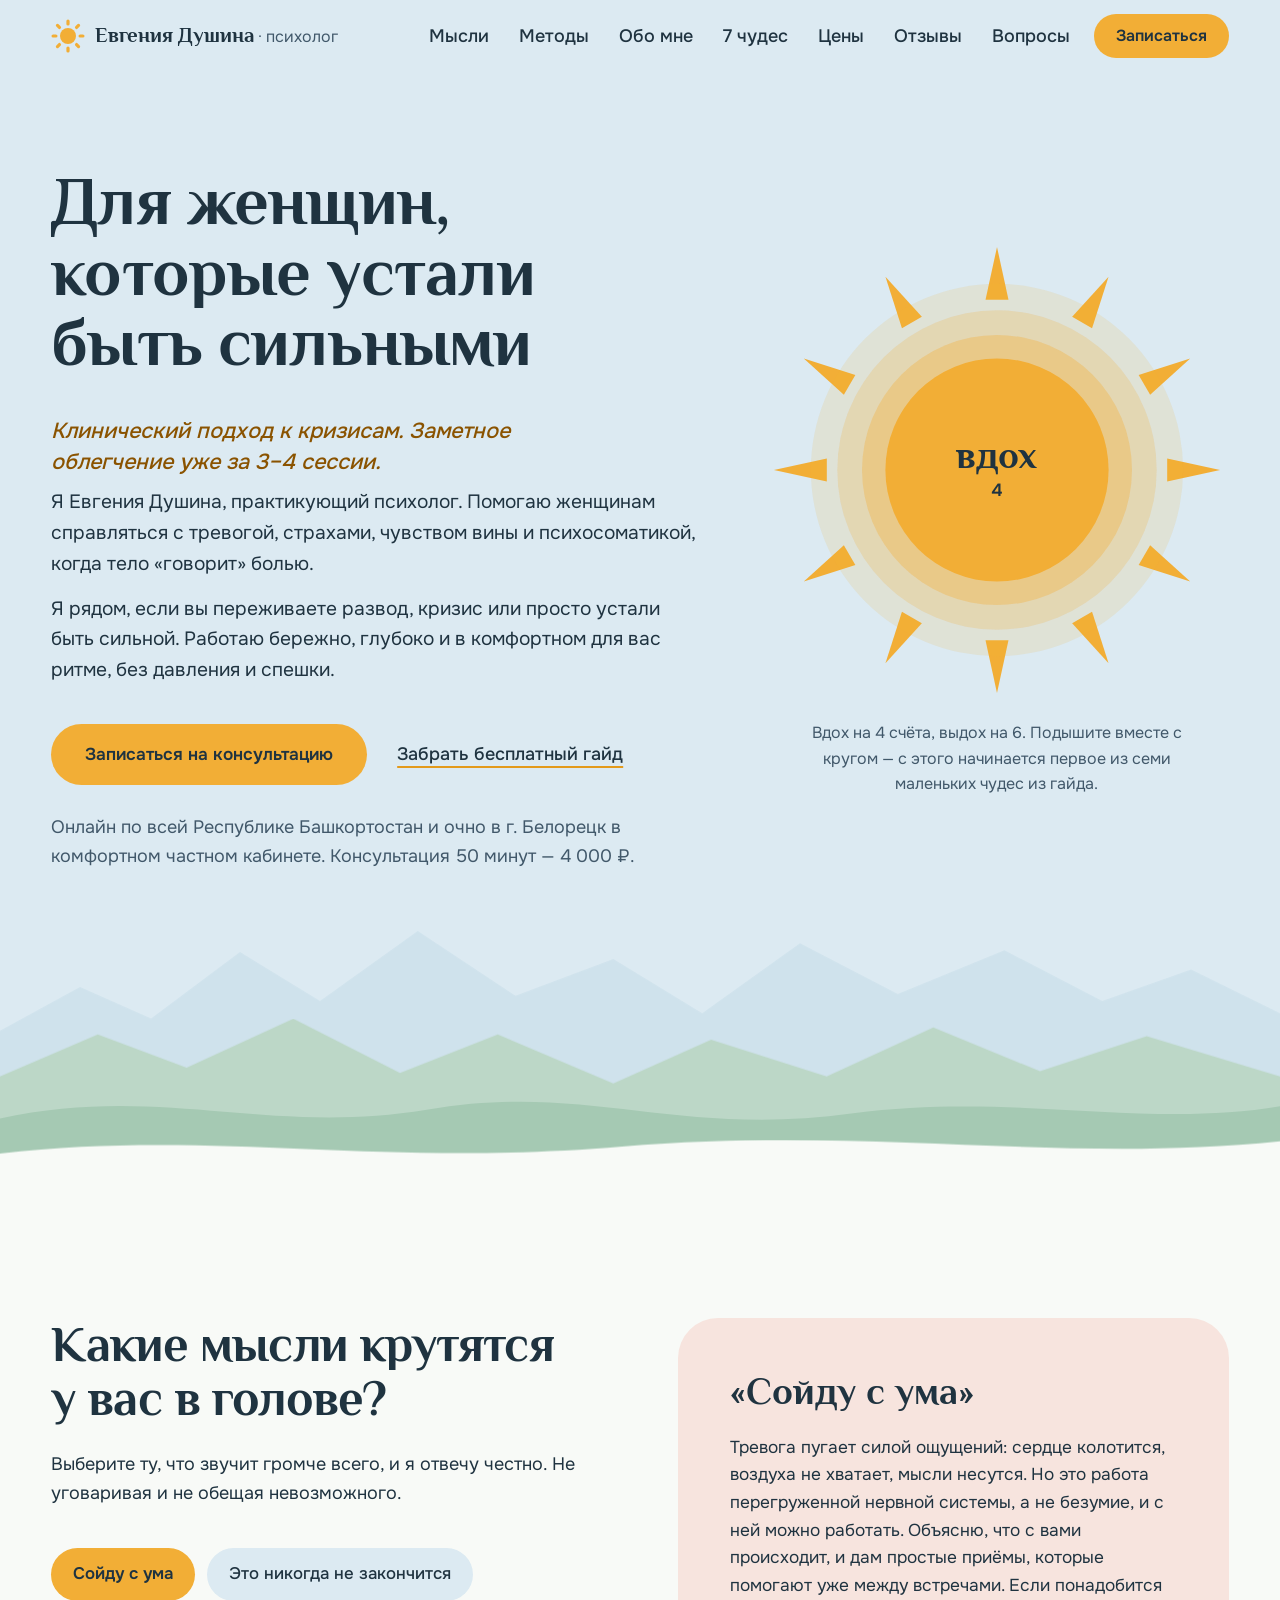
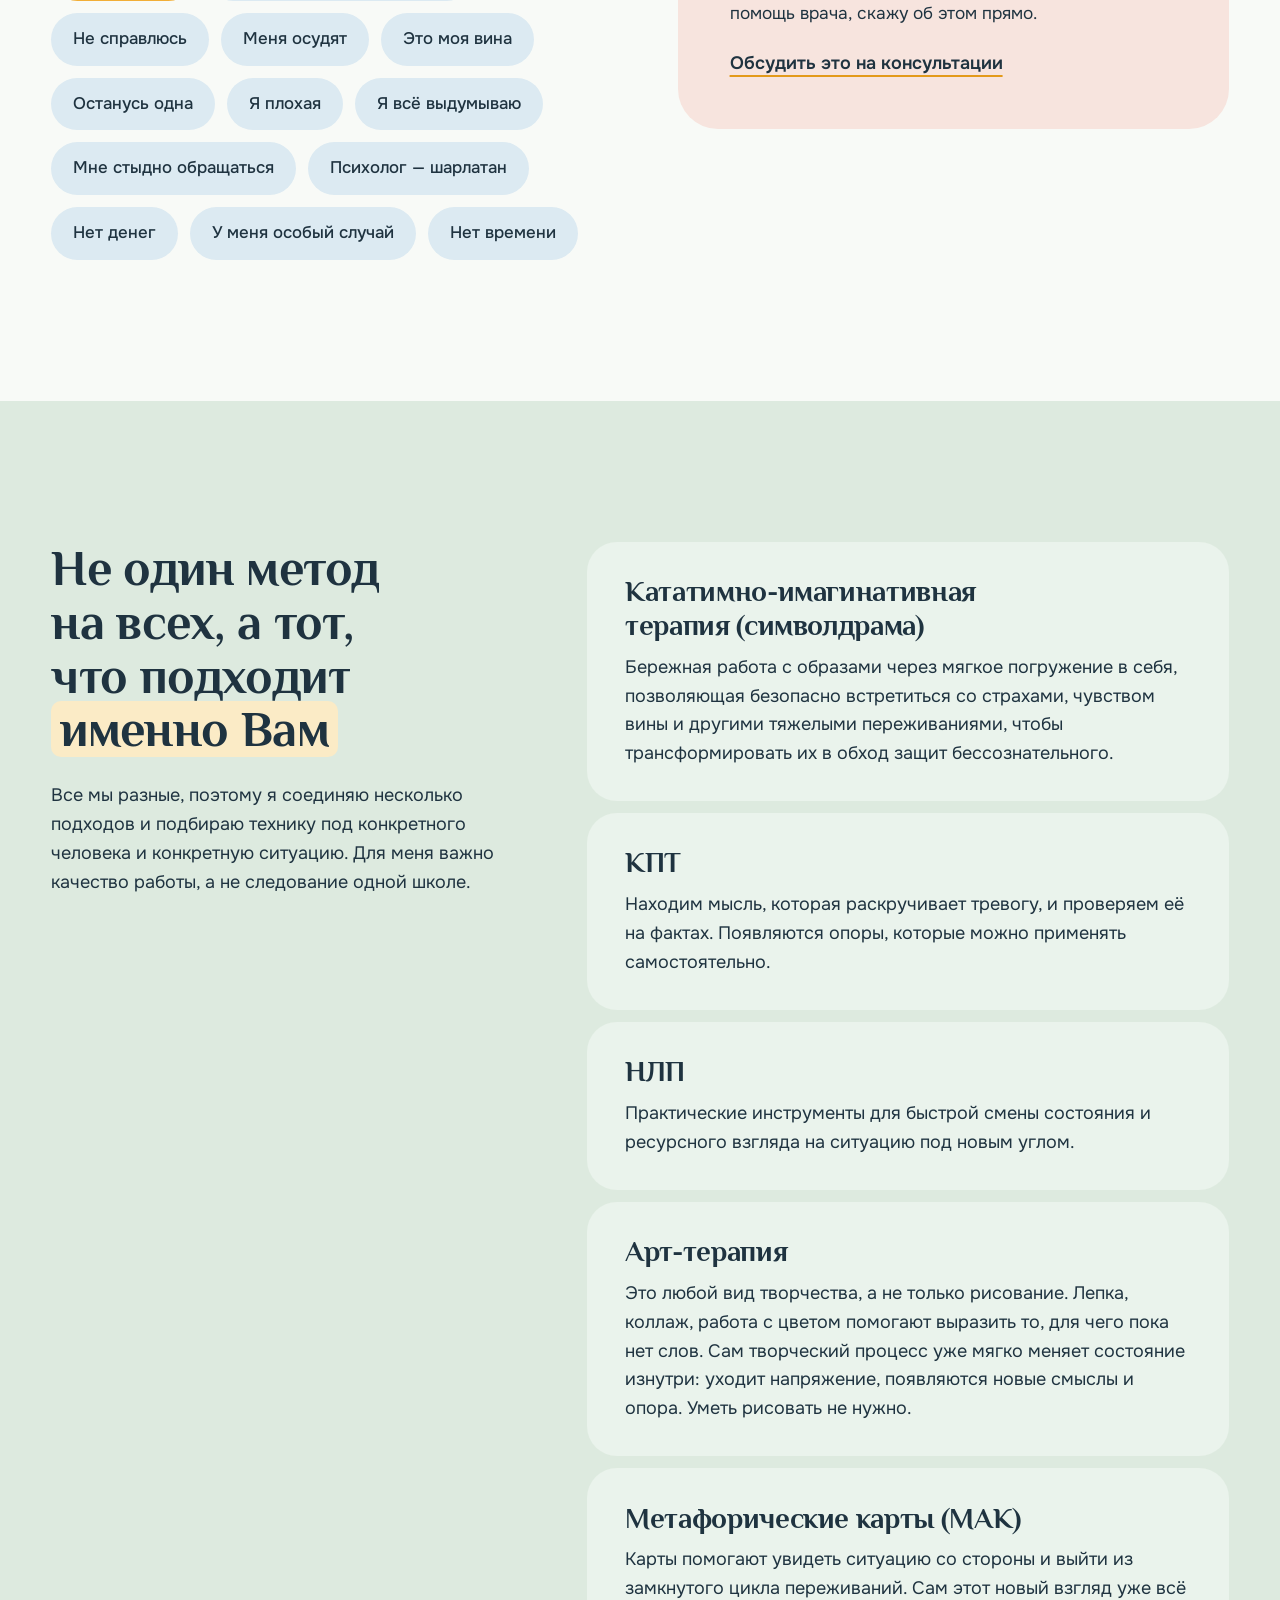
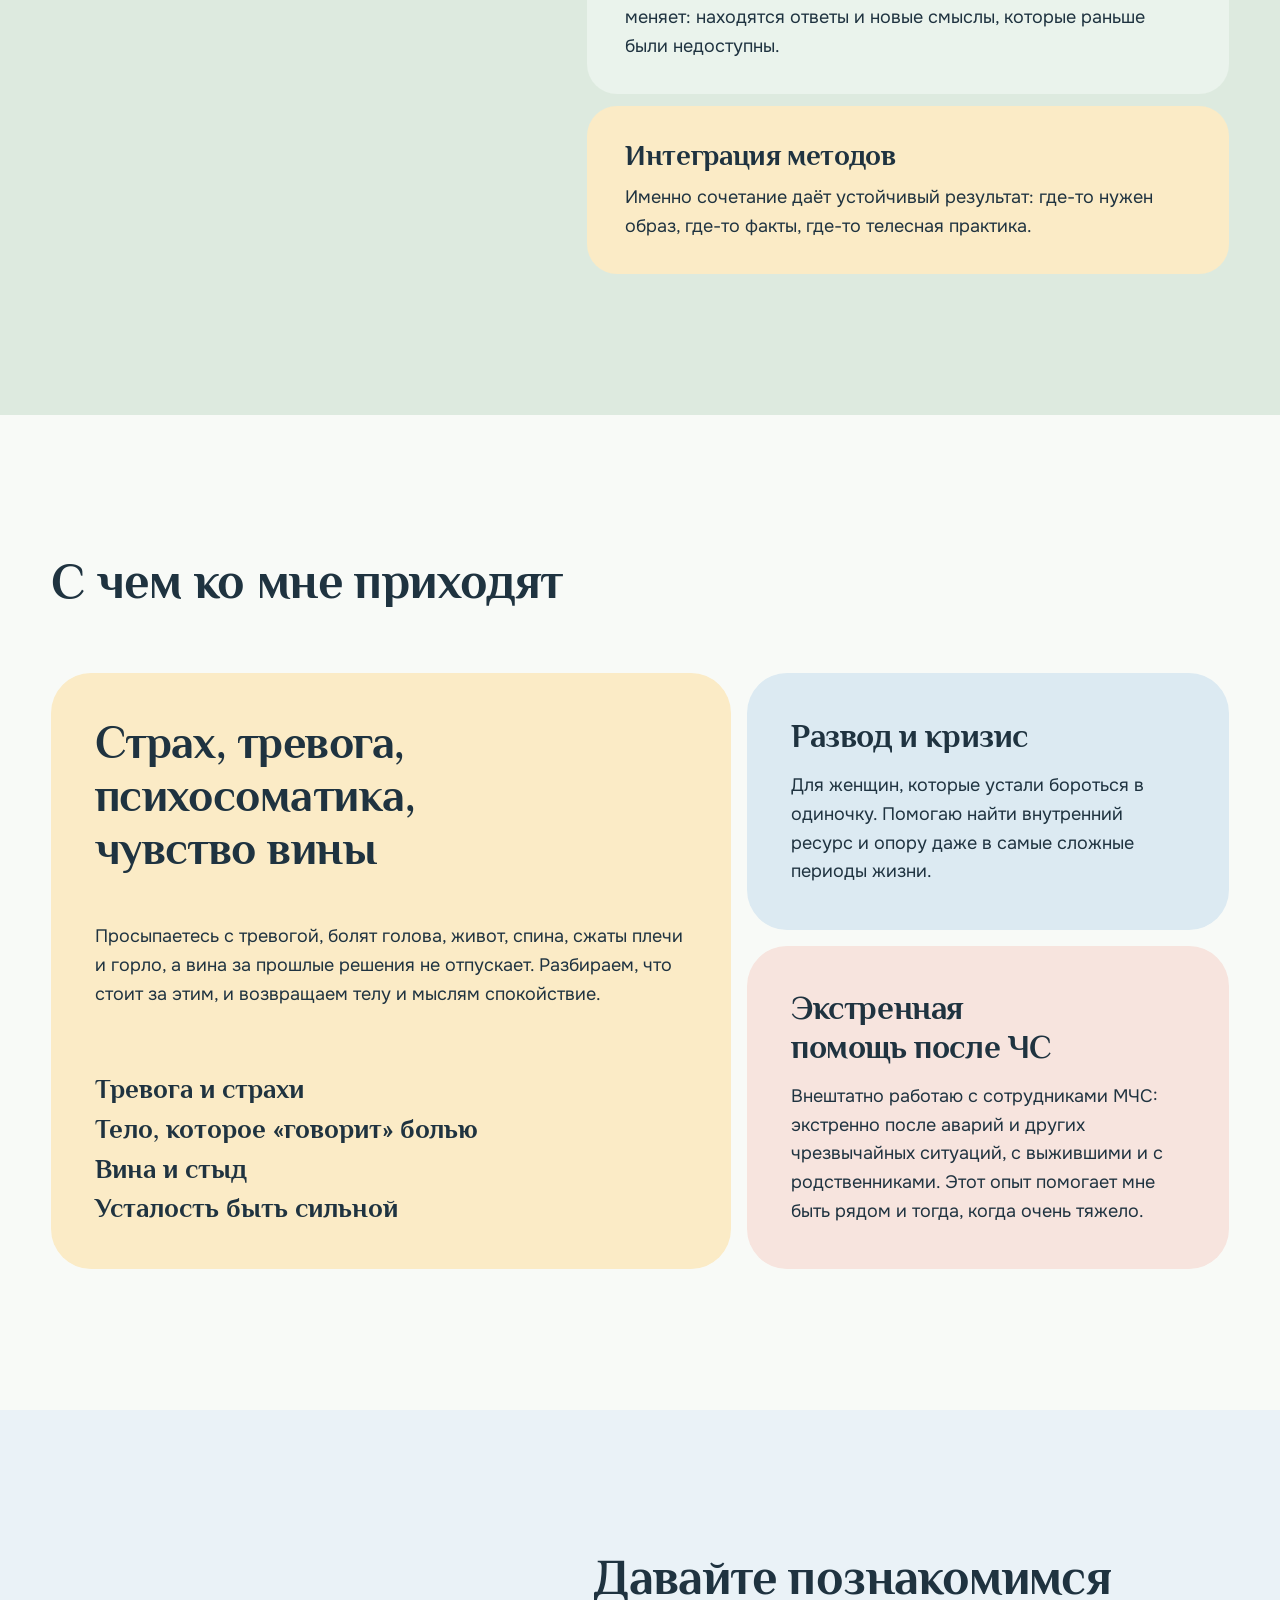
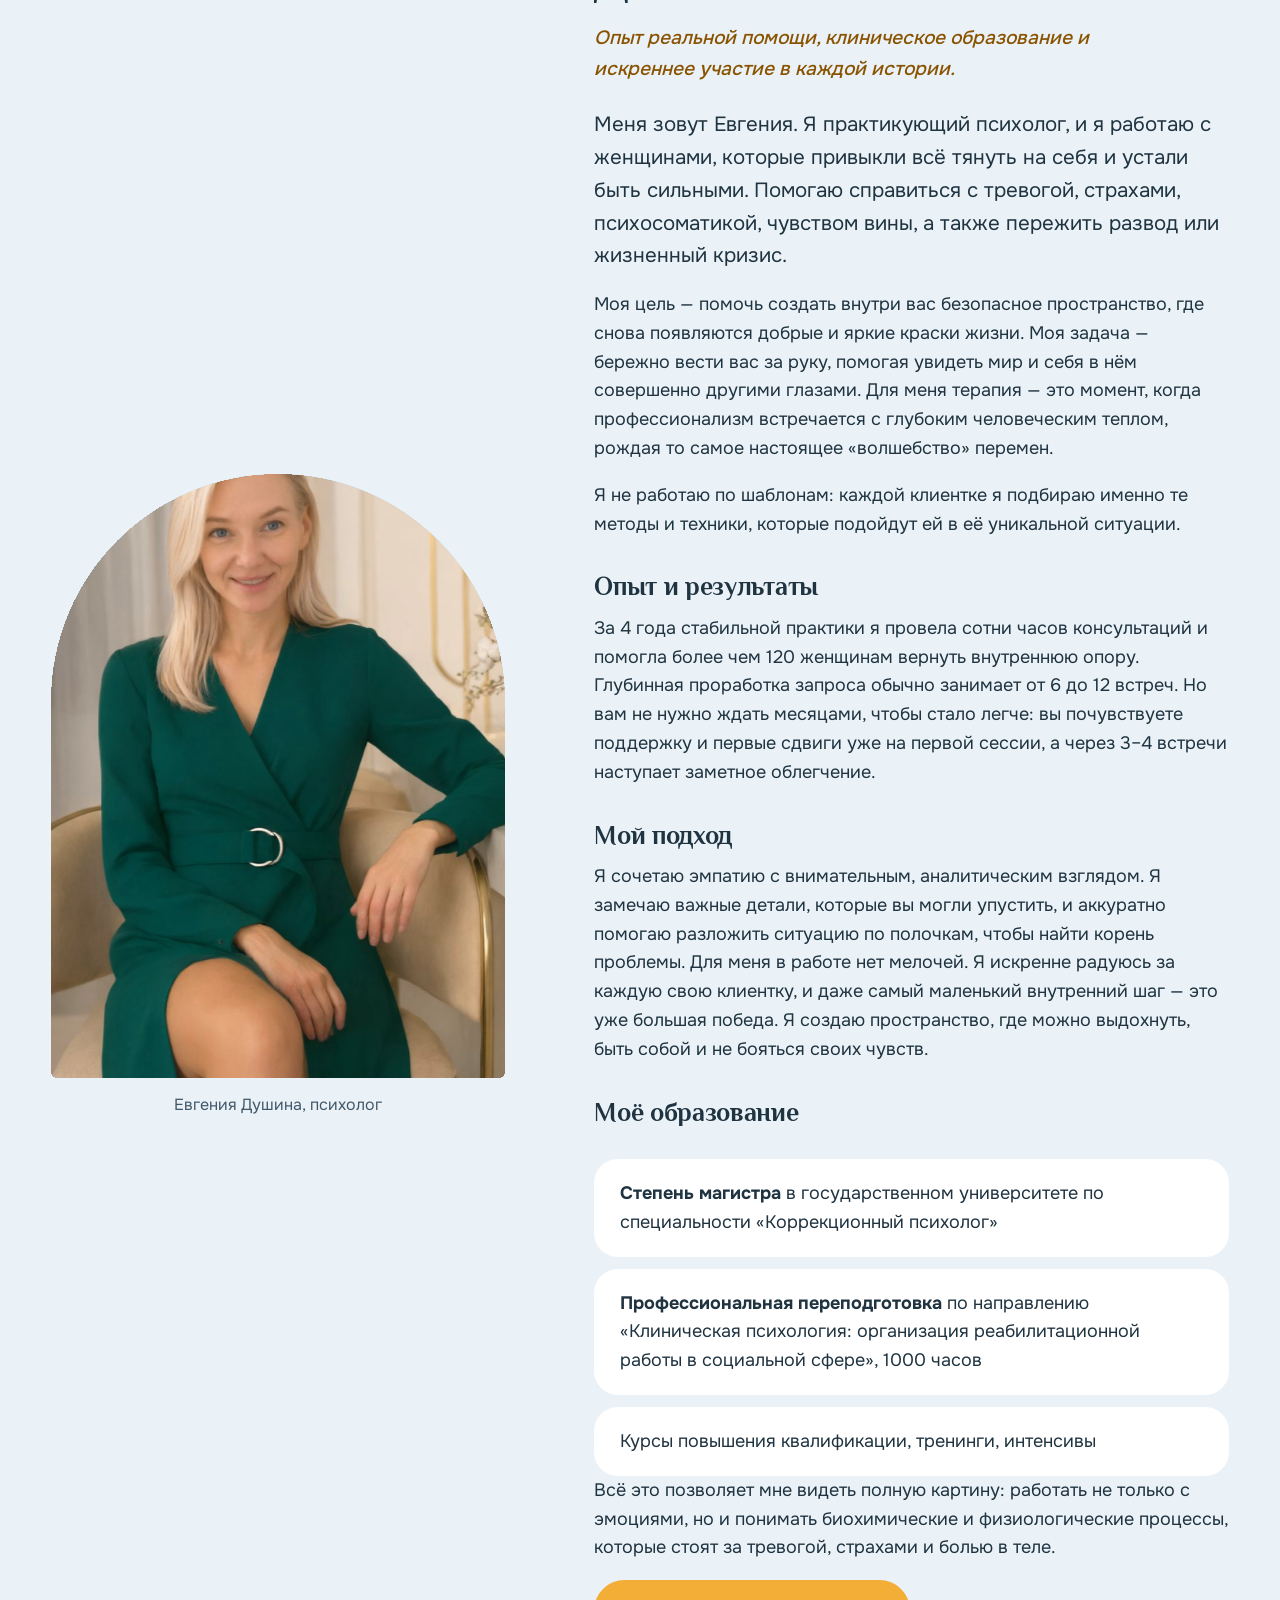
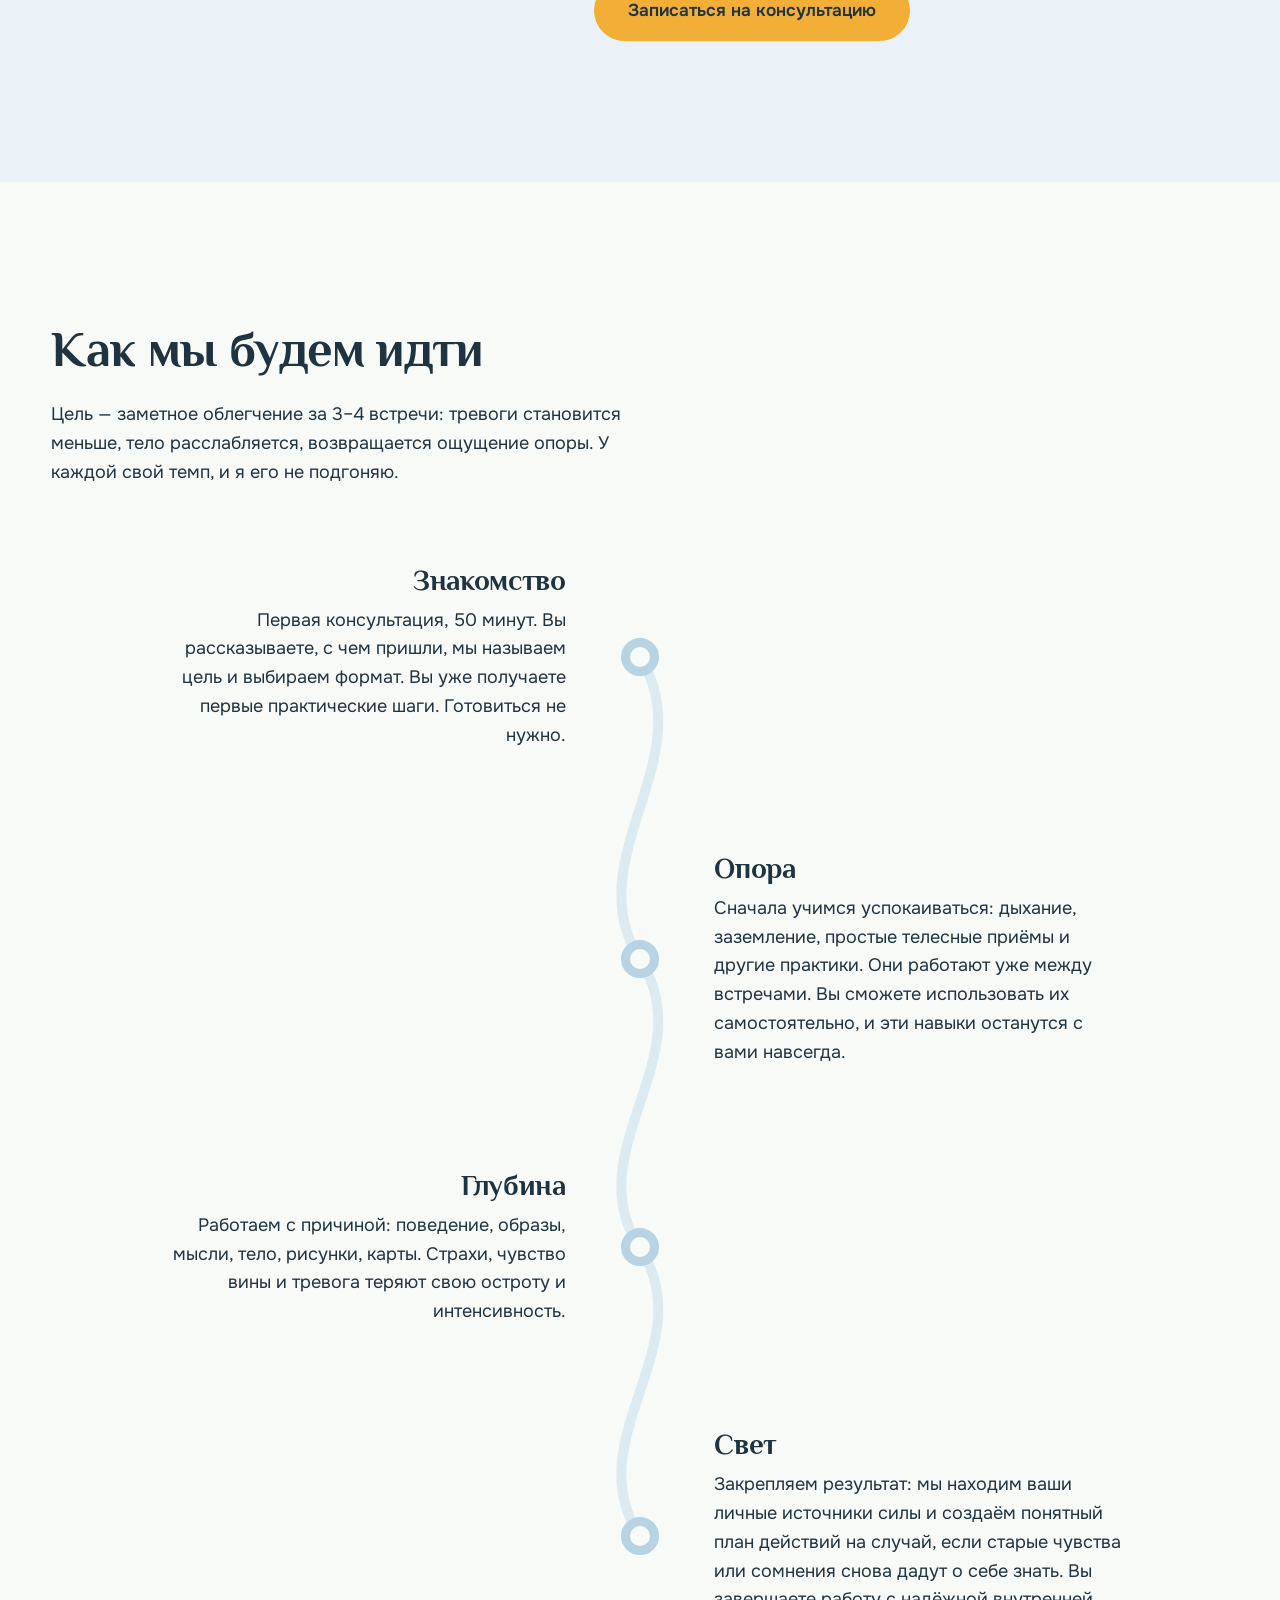
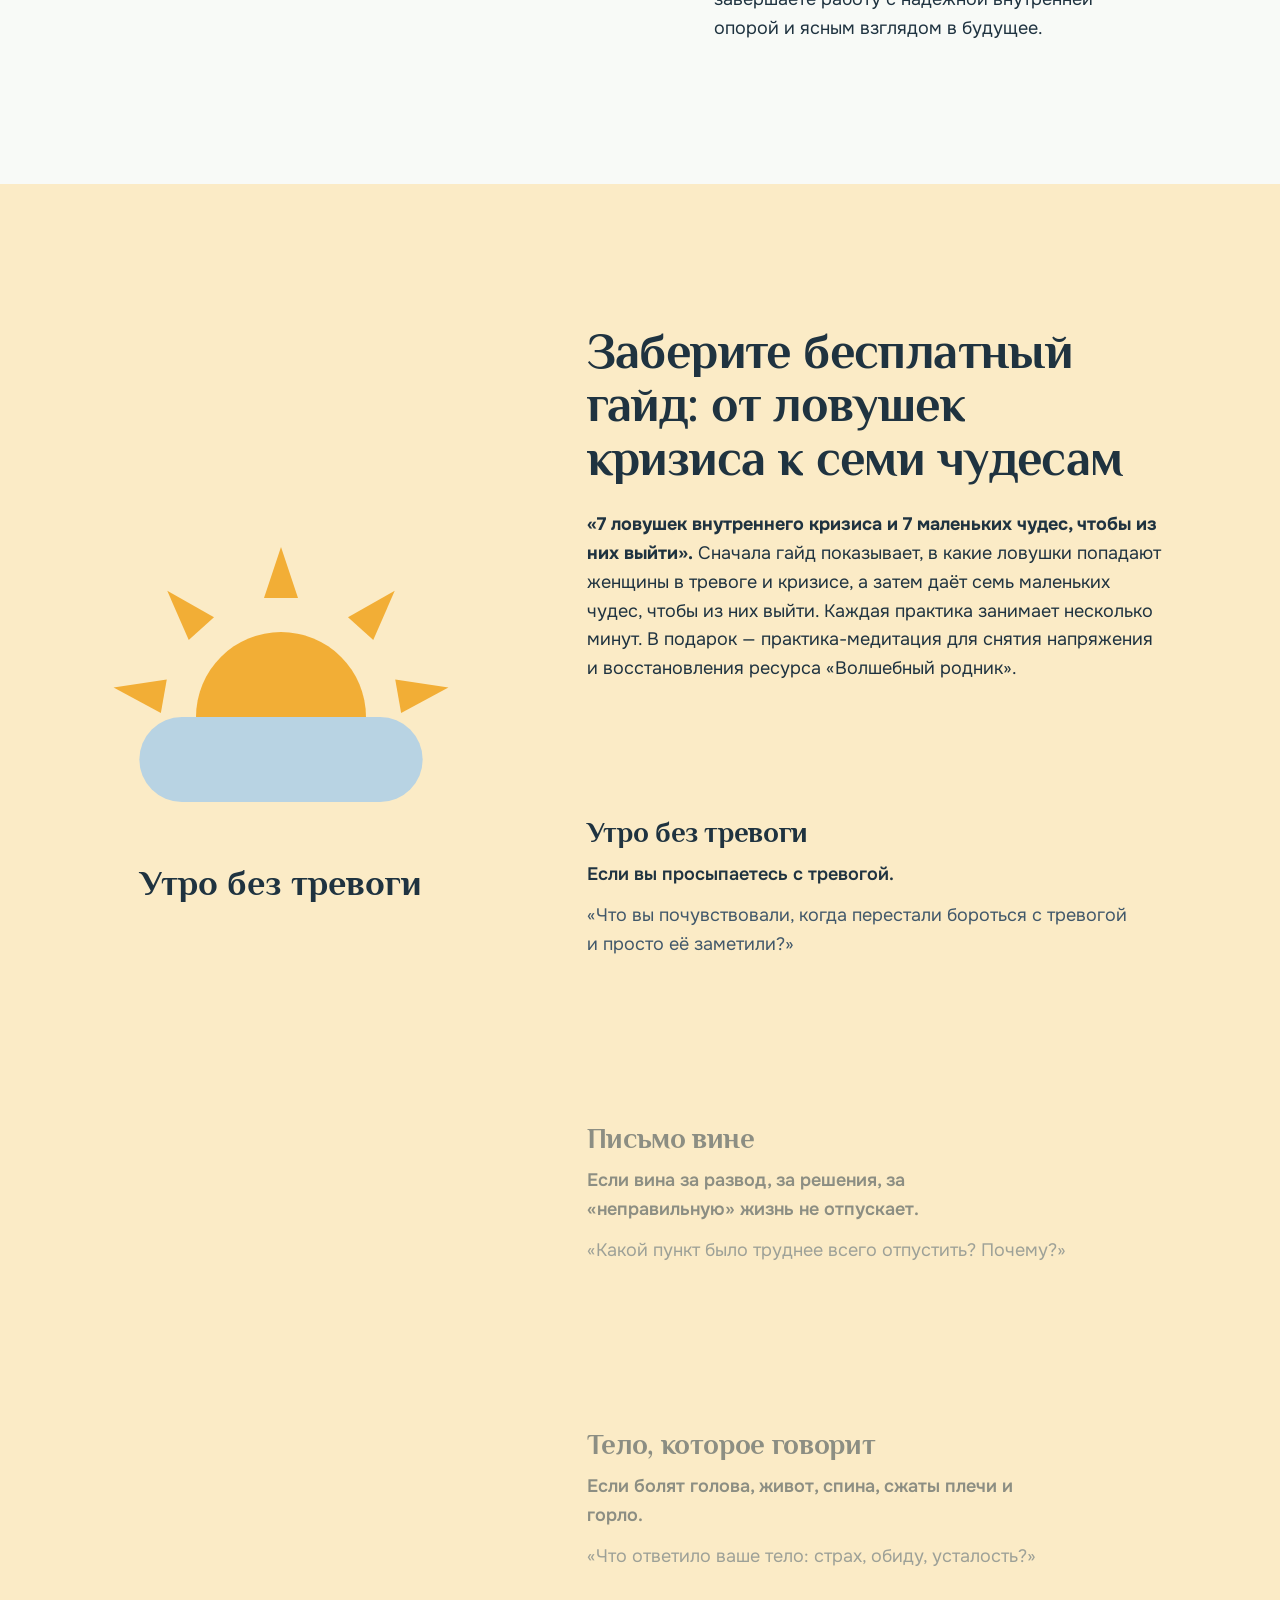
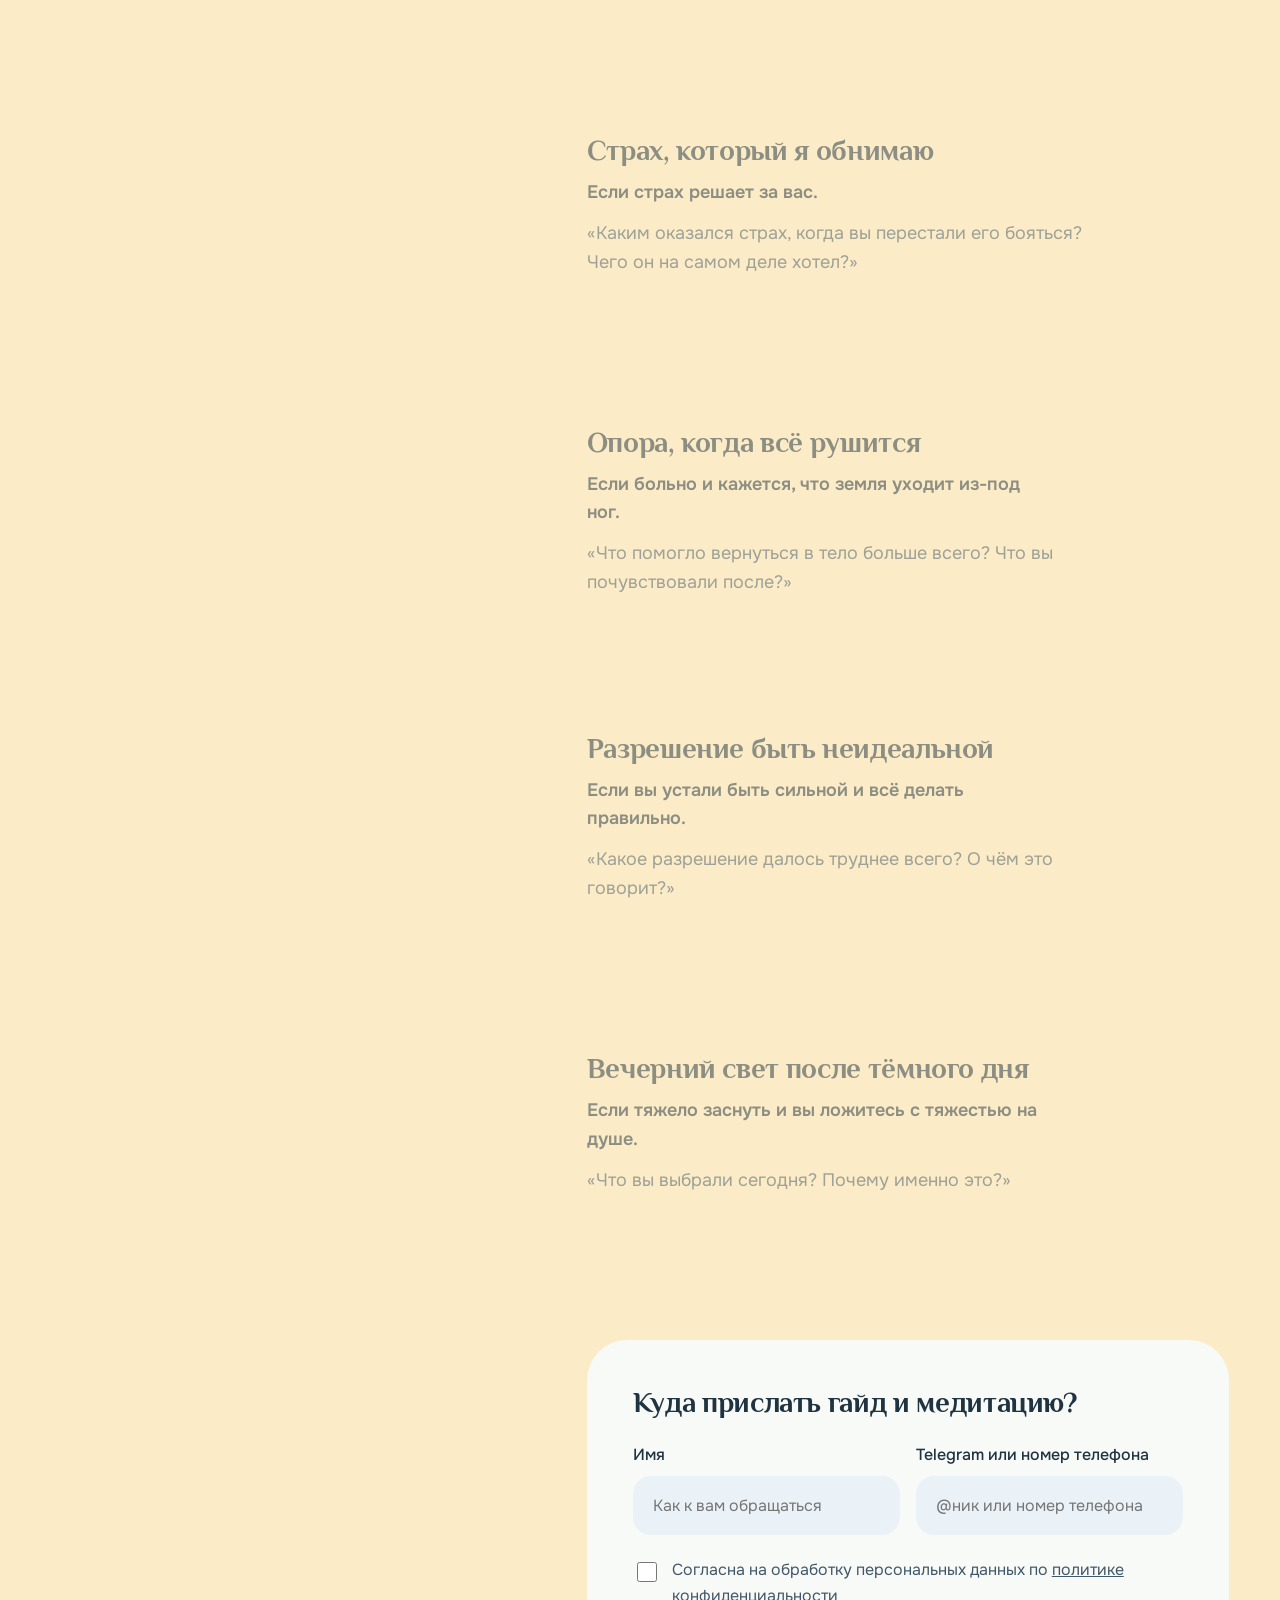
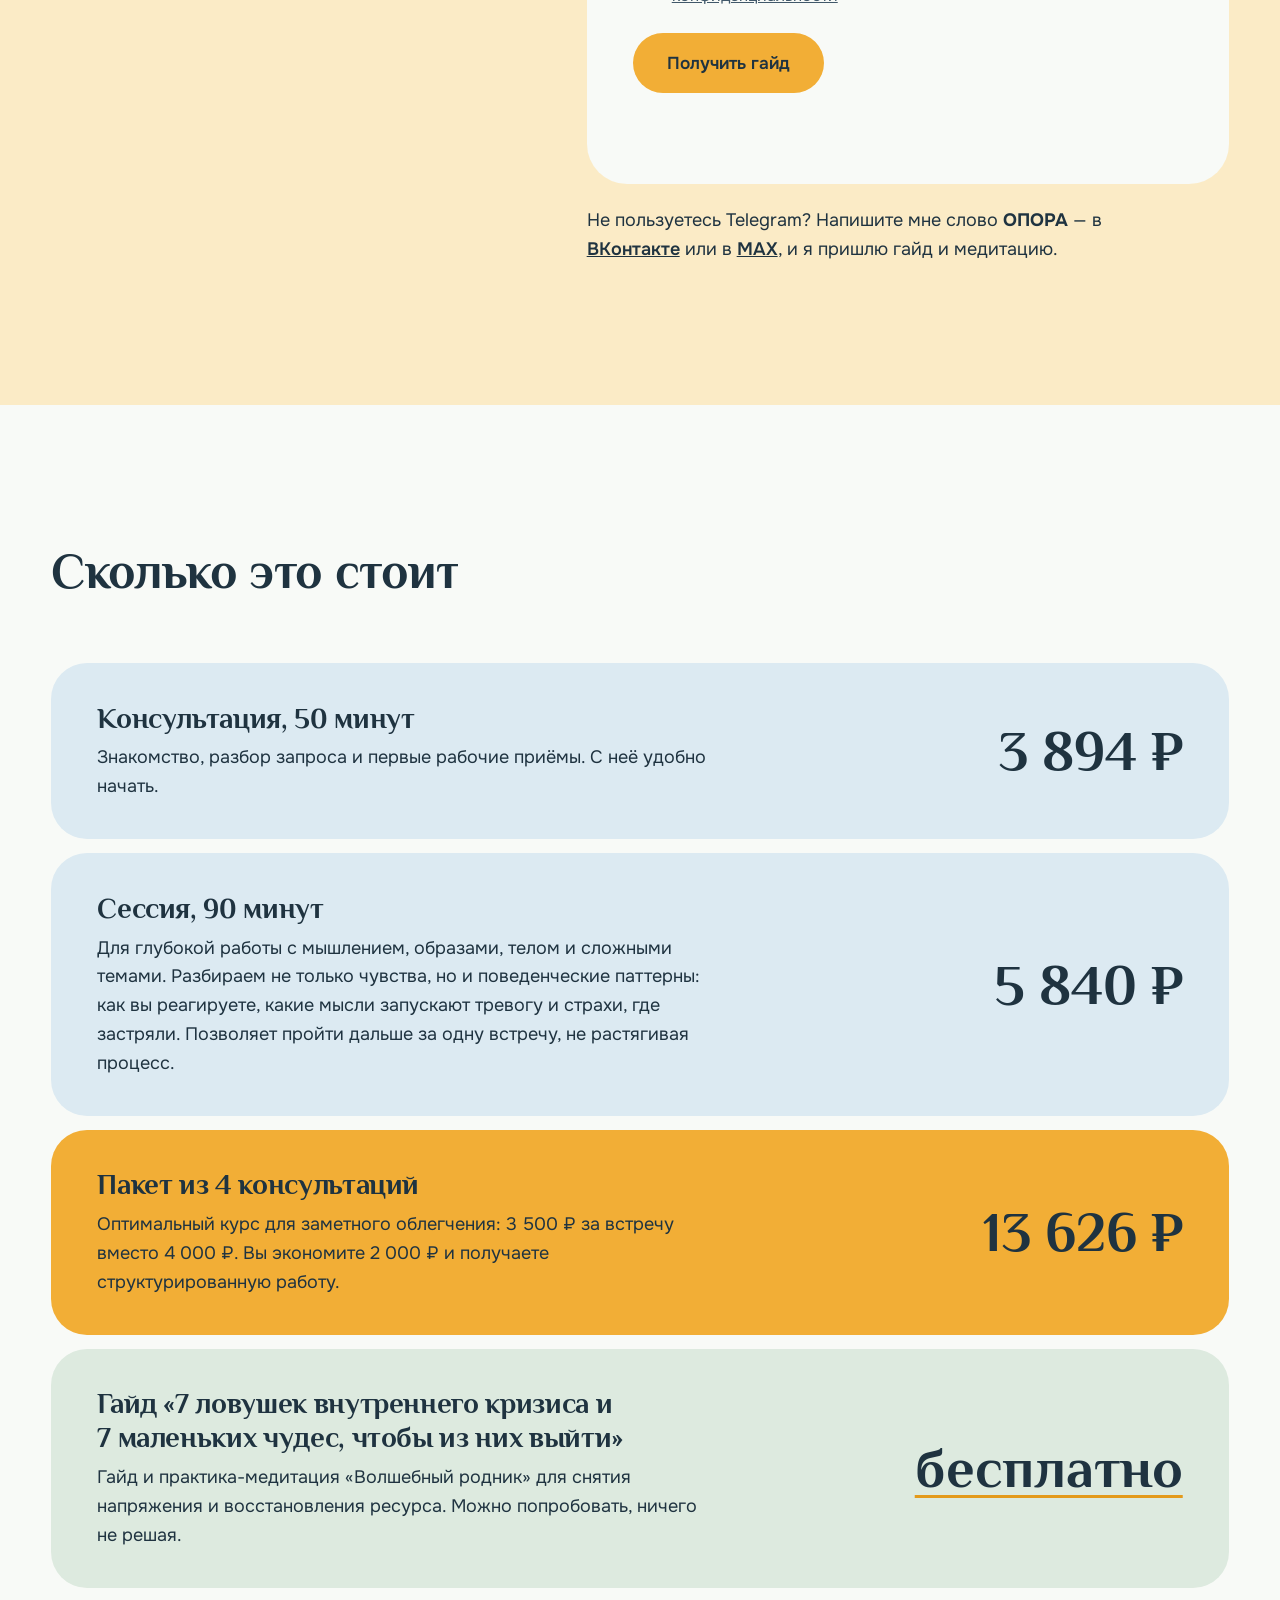
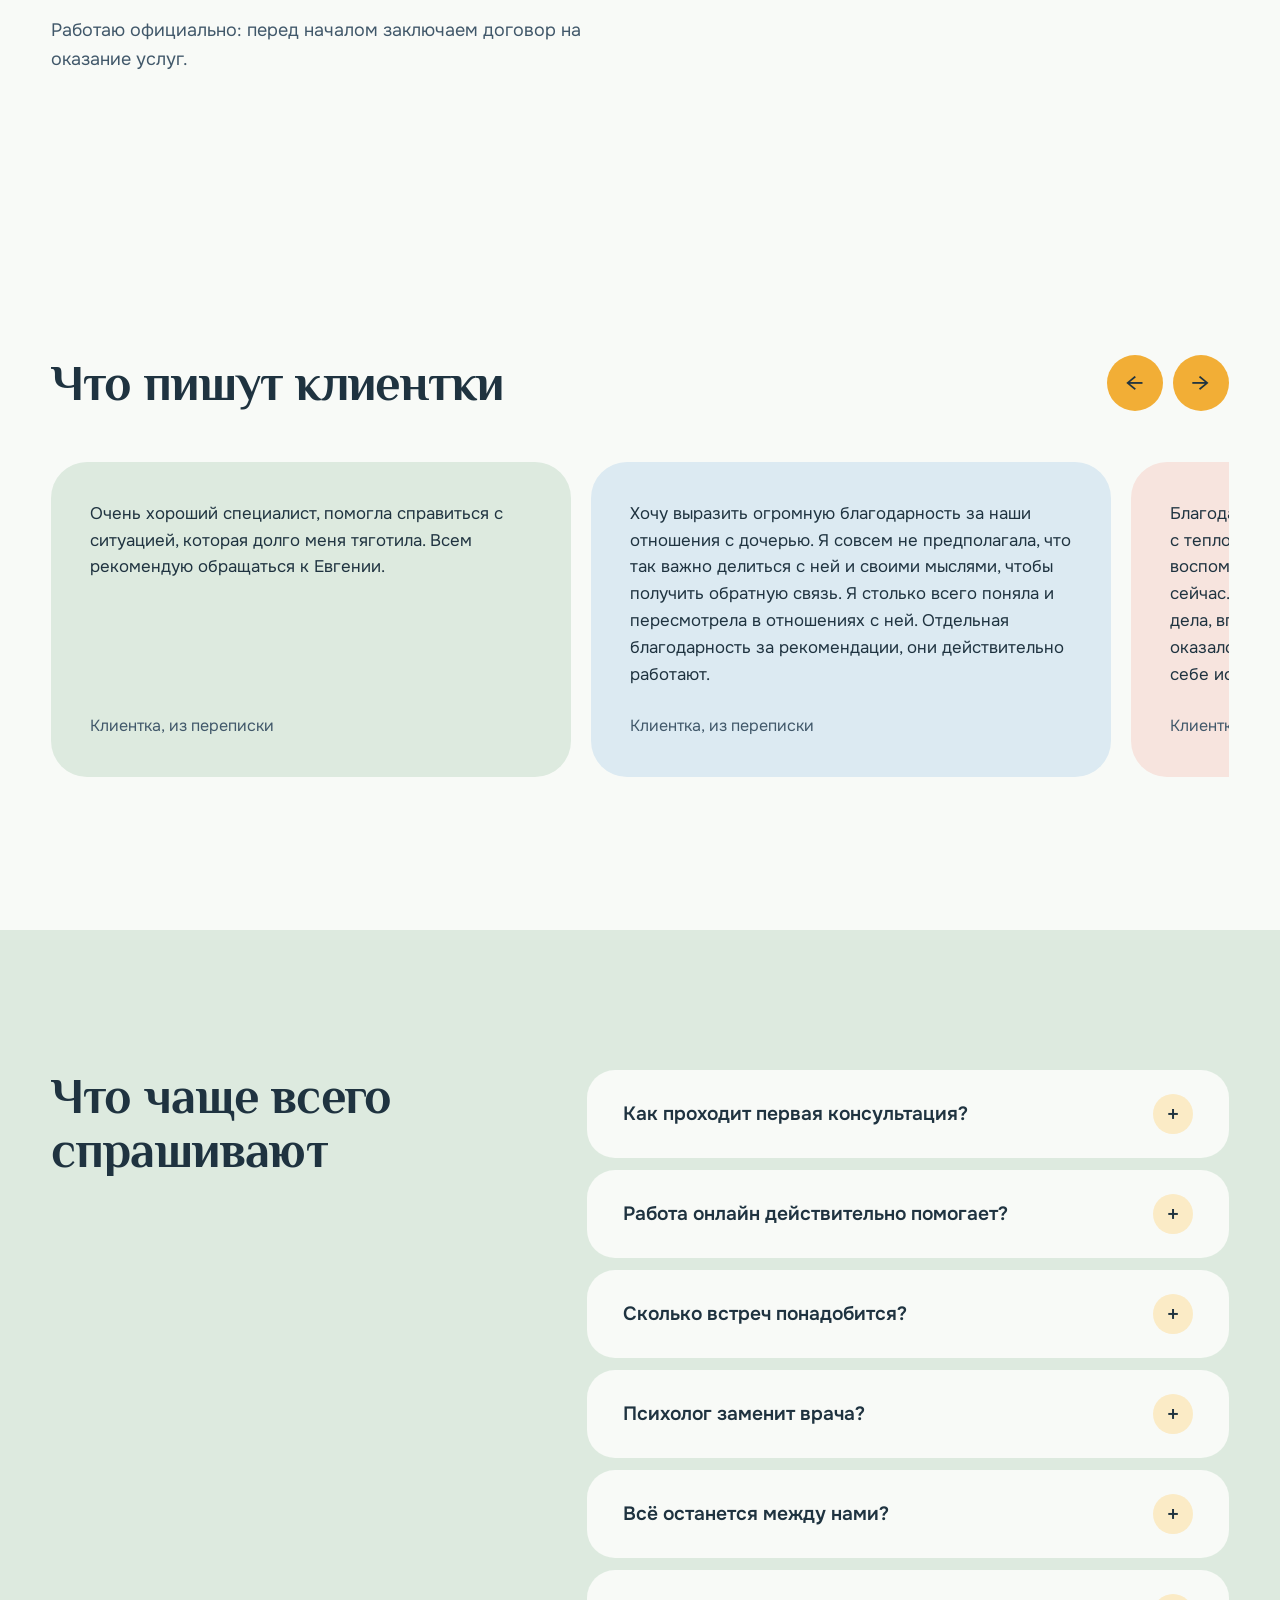
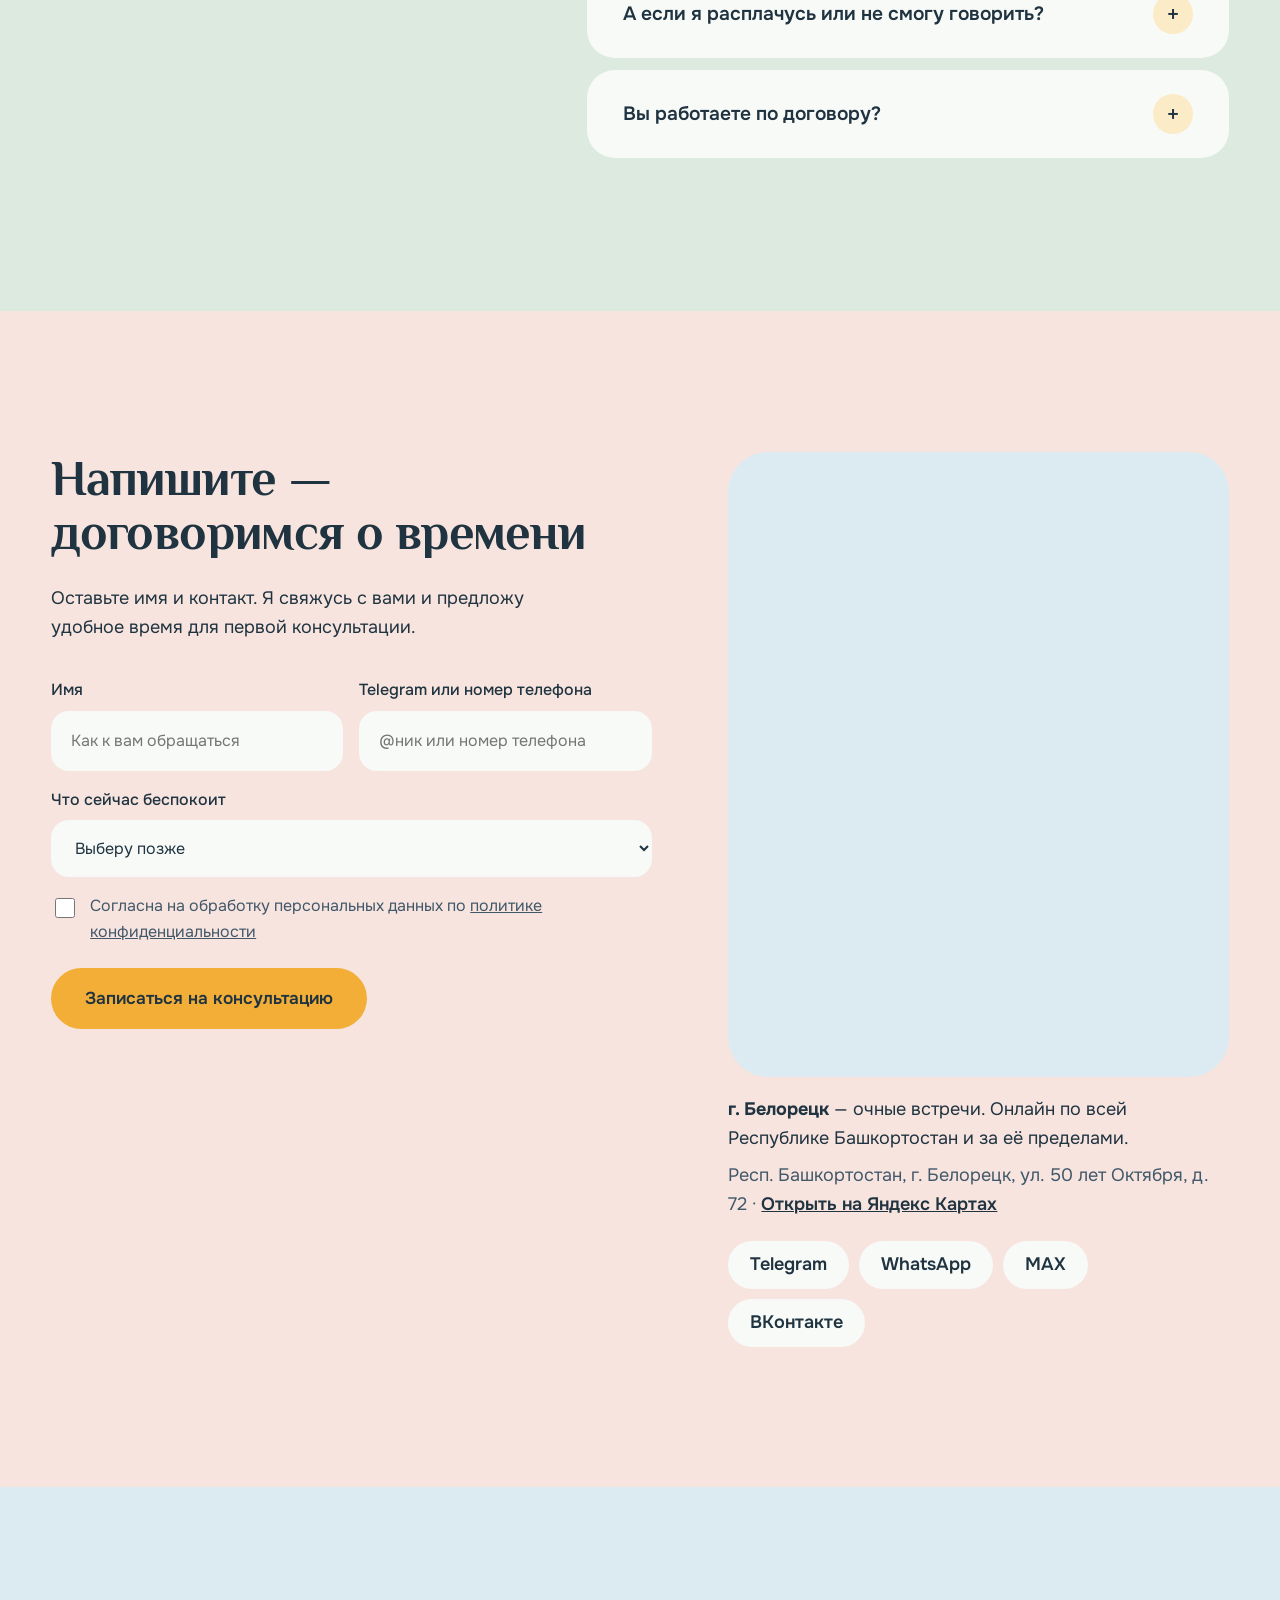
<file: index.html>
<!DOCTYPE html>
<html lang="ru">
<head>
<meta charset="UTF-8">
<meta name="viewport" content="width=device-width, initial-scale=1.0">
<title>Евгения Душина — психолог для женщин, Белорецк и онлайн</title>
<meta name="description" content="Евгения Душина, практикующий психолог. Страх, тревога, психосоматика, чувство вины, развод и кризис. Онлайн по Башкортостану и очно в Белорецке. Консультация 50 минут — 4 000 ₽.">
<meta name="theme-color" content="#DCEAF2">
<meta property="og:title" content="Евгения Душина — психолог для женщин, которые устали быть сильными">
<meta property="og:description" content="Мягко. Глубоко. Бережно. Онлайн и очно в Белорецке.">
<meta property="og:type" content="website">
<link rel="icon" href="data:image/svg+xml,%3Csvg xmlns='http://www.w3.org/2000/svg' viewBox='0 0 32 32'%3E%3Ccircle cx='16' cy='16' r='9' fill='%23F2AE36'/%3E%3C/svg%3E">
<link rel="preconnect" href="https://fonts.googleapis.com">
<link rel="preconnect" href="https://fonts.gstatic.com" crossorigin>
<link href="https://fonts.googleapis.com/css2?family=Onest:wght@400;500;600;700&family=Philosopher:wght@400;700&display=swap" rel="stylesheet">
<link rel="stylesheet" href="styles.css">
<script>document.documentElement.classList.add('js');</script>
</head>
<body>

<header class="header" id="header">
  <div class="wrap header__inner">
    <a href="#top" class="logo" aria-label="Евгения Душина, на главную">
      <svg class="logo__sun" width="34" height="34" viewBox="0 0 34 34" aria-hidden="true">
        <g class="logo__rays" fill="#F2AE36">
          <rect x="15.4" y="0.5" width="3.2" height="6" rx="1.6"/>
          <rect x="15.4" y="27.5" width="3.2" height="6" rx="1.6"/>
          <rect x="0.5" y="15.4" width="6" height="3.2" rx="1.6"/>
          <rect x="27.5" y="15.4" width="6" height="3.2" rx="1.6"/>
          <rect x="15.4" y="0.5" width="3.2" height="6" rx="1.6" transform="rotate(45 17 17)"/>
          <rect x="15.4" y="0.5" width="3.2" height="6" rx="1.6" transform="rotate(-45 17 17)"/>
          <rect x="15.4" y="27.5" width="3.2" height="6" rx="1.6" transform="rotate(45 17 17)"/>
          <rect x="15.4" y="27.5" width="3.2" height="6" rx="1.6" transform="rotate(-45 17 17)"/>
        </g>
        <circle cx="17" cy="17" r="8" fill="#F2AE36"/>
      </svg>
      <span class="logo__text">Евгения Душина<span class="logo__suffix"> · психолог</span></span>
    </a>
    <nav class="nav" id="nav" aria-label="Разделы">
      <a href="#fears">Мысли</a>
      <a href="#methods">Методы</a>
      <a href="#about">Обо мне</a>
      <a href="#wonders">7 чудес</a>
      <a href="#price">Цены</a>
      <a href="#reviews">Отзывы</a>
      <a href="#faq">Вопросы</a>
    </nav>
    <a href="#contact" class="btn btn--sun btn--sm header__cta">Записаться</a>
    <button class="burger" id="burger" aria-label="Меню" aria-expanded="false" aria-controls="nav"><span></span><span></span><span></span></button>
  </div>
</header>

<main id="top">

  <!-- ===== HERO ===== -->
  <section class="hero" aria-labelledby="hero-title">
    <div class="hero__sky" aria-hidden="true"></div>
    <div class="wrap hero__grid">
      <div class="hero__text">
        <h1 id="hero-title" data-split>Для женщин, которые устали быть сильными</h1>
        <p class="hero__sub" data-r data-r-d="60">Клинический подход к кризисам. Заметное облегчение уже за 3–4 сессии.</p>
        <p class="hero__lead" data-r>Я Евгения Душина, практикующий психолог. Помогаю женщинам справляться с тревогой, страхами, чувством вины и психосоматикой, когда тело «говорит» болью.</p>
        <p class="hero__lead hero__lead--2" data-r data-r-d="80">Я рядом, если вы переживаете развод, кризис или просто устали быть сильной. Работаю бережно, глубоко и в комфортном для вас ритме, без давления и спешки.</p>
        <div class="hero__cta" data-r data-r-d="120">
          <a href="#contact" class="btn btn--sun btn--lg magnet">Записаться на консультацию</a>
          <a href="#wonders" class="link-soft">Забрать бесплатный гайд</a>
        </div>
        <p class="hero__facts" data-r data-r-d="200">Онлайн по всей Республике Башкортостан и очно в г. Белорецк в комфортном частном кабинете. Консультация 50 минут — 4 000 ₽.</p>
      </div>

      <figure class="breath" id="breath" data-r data-r-d="160">
        <div class="breath__stage">
          <svg class="breath__svg" viewBox="0 0 400 400" role="img" aria-label="Светящийся круг, который то расширяется, то сжимается в такт дыханию">
            <g class="breath__rays" fill="#F2AE36">
              <polygon points="200,6 210,52 190,52"/>
              <polygon points="200,6 210,52 190,52" transform="rotate(30 200 200)"/>
              <polygon points="200,6 210,52 190,52" transform="rotate(60 200 200)"/>
              <polygon points="200,6 210,52 190,52" transform="rotate(90 200 200)"/>
              <polygon points="200,6 210,52 190,52" transform="rotate(120 200 200)"/>
              <polygon points="200,6 210,52 190,52" transform="rotate(150 200 200)"/>
              <polygon points="200,6 210,52 190,52" transform="rotate(180 200 200)"/>
              <polygon points="200,6 210,52 190,52" transform="rotate(210 200 200)"/>
              <polygon points="200,6 210,52 190,52" transform="rotate(240 200 200)"/>
              <polygon points="200,6 210,52 190,52" transform="rotate(270 200 200)"/>
              <polygon points="200,6 210,52 190,52" transform="rotate(300 200 200)"/>
              <polygon points="200,6 210,52 190,52" transform="rotate(330 200 200)"/>
            </g>
            <circle class="breath__halo breath__halo--3" cx="200" cy="200" r="150" fill="#F2AE36" fill-opacity=".14"/>
            <circle class="breath__halo breath__halo--2" cx="200" cy="200" r="122" fill="#F2AE36" fill-opacity=".22"/>
            <circle class="breath__halo breath__halo--1" cx="200" cy="200" r="98" fill="#F2AE36" fill-opacity=".34"/>
            <circle class="breath__core" cx="200" cy="200" r="76" fill="#F2AE36"/>
          </svg>
          <div class="breath__label" aria-live="off">
            <span class="breath__word" id="breathWord">вдох</span>
            <span class="breath__count" id="breathCount">4</span>
          </div>
        </div>
        <figcaption class="breath__cap">Вдох на 4 счёта, выдох на 6. Подышите вместе с кругом — с этого начинается первое из семи маленьких чудес из гайда.</figcaption>
      </figure>
    </div>

    <svg class="land" viewBox="0 0 1440 380" preserveAspectRatio="none" aria-hidden="true">
      <path class="land__l land__l--1" data-speed="0.10" d="M0 210 L90 160 L170 196 L270 120 L360 176 L470 96 L580 170 L690 128 L790 190 L900 110 L1010 168 L1130 118 L1240 176 L1340 140 L1440 190 L1440 380 L0 380Z" fill="#CFE2EC"/>
      <path class="land__l land__l--2" data-speed="0.20" d="M0 262 L110 214 L210 252 L330 196 L450 258 L560 214 L690 270 L800 220 L930 262 L1050 206 L1170 256 L1290 216 L1440 262 L1440 380 L0 380Z" fill="#BCD7C7"/>
      <path class="land__l land__l--3" data-speed="0.32" d="M0 310 C180 270 300 330 480 300 C660 268 760 332 960 304 C1140 280 1290 322 1440 296 L1440 380 L0 380Z" fill="#A5C9B3"/>
      <path class="land__l land__l--4" d="M0 350 C240 322 420 366 700 342 C980 318 1190 362 1440 336 L1440 380 L0 380Z" fill="#F8FAF7"/>
    </svg>
  </section>

  <!-- ===== МЫСЛИ ===== -->
  <section class="section fears" id="fears" aria-labelledby="fears-title">
    <div class="wrap fears__grid">
      <div class="fears__left">
        <h2 id="fears-title" data-split>Какие мысли крутятся у вас в голове?</h2>
        <p class="fears__lead" data-r>Выберите ту, что звучит громче всего, и я отвечу честно. Не уговаривая и не обещая невозможного.</p>
        <div class="chips" id="chips" role="tablist" aria-label="Мысли, с которыми приходят">
          <button class="chip is-active" role="tab" aria-selected="true" aria-controls="fearPanel" data-k="0" data-r>Сойду с ума</button>
          <button class="chip" role="tab" aria-selected="false" aria-controls="fearPanel" data-k="1" data-r data-r-d="40">Это никогда не закончится</button>
          <button class="chip" role="tab" aria-selected="false" aria-controls="fearPanel" data-k="2" data-r data-r-d="80">Не справлюсь</button>
          <button class="chip" role="tab" aria-selected="false" aria-controls="fearPanel" data-k="3" data-r data-r-d="120">Меня осудят</button>
          <button class="chip" role="tab" aria-selected="false" aria-controls="fearPanel" data-k="4" data-r data-r-d="160">Это моя вина</button>
          <button class="chip" role="tab" aria-selected="false" aria-controls="fearPanel" data-k="5" data-r data-r-d="200">Останусь одна</button>
          <button class="chip" role="tab" aria-selected="false" aria-controls="fearPanel" data-k="6" data-r data-r-d="240">Я плохая</button>
          <button class="chip" role="tab" aria-selected="false" aria-controls="fearPanel" data-k="7" data-r data-r-d="280">Я всё выдумываю</button>
          <button class="chip" role="tab" aria-selected="false" aria-controls="fearPanel" data-k="8" data-r data-r-d="320">Мне стыдно обращаться</button>
          <button class="chip" role="tab" aria-selected="false" aria-controls="fearPanel" data-k="9" data-r data-r-d="360">Психолог — шарлатан</button>
          <button class="chip" role="tab" aria-selected="false" aria-controls="fearPanel" data-k="10" data-r data-r-d="400">Нет денег</button>
          <button class="chip" role="tab" aria-selected="false" aria-controls="fearPanel" data-k="11" data-r data-r-d="440">У меня особый случай</button>
          <button class="chip" role="tab" aria-selected="false" aria-controls="fearPanel" data-k="12" data-r data-r-d="480">Нет времени</button>
        </div>
      </div>

      <div class="fears__right" data-r data-r-d="120">
        <div class="panel" id="fearPanel" role="tabpanel" aria-live="polite">
          <p class="panel__quote" id="panelQuote">«Сойду с ума»</p>
          <div class="panel__text" id="panelText"><p>Тревога пугает силой ощущений: сердце колотится, воздуха не хватает, мысли несутся. Но это работа перегруженной нервной системы, а не безумие, и с ней можно работать. Объясню, что с вами происходит, и дам простые приёмы, которые помогают уже между встречами. Если понадобится помощь врача, скажу об этом прямо.</p></div>
          <a href="#contact" class="panel__link">Обсудить это на консультации</a>
        </div>
      </div>
    </div>
  </section>

  <!-- ===== МЕТОДЫ ===== -->
  <section class="section methods" id="methods" aria-labelledby="methods-title">
    <div class="wrap methods__grid">
      <div class="methods__intro">
        <h2 id="methods-title" data-split>Не один метод на всех, а тот, что подходит <span class="em">именно Вам</span></h2>
        <p data-r>Все мы разные, поэтому я соединяю несколько подходов и подбираю технику под конкретного человека и конкретную ситуацию. Для меня важно качество работы, а не следование одной школе.</p>
      </div>
      <ul class="mlist">
        <li class="mrow" data-r>
          <h3>Кататимно-имагинативная терапия (символдрама)</h3>
          <p>Бережная работа с образами через мягкое погружение в себя, позволяющая безопасно встретиться со страхами, чувством вины и другими тяжелыми переживаниями, чтобы трансформировать их в обход защит бессознательного.</p>
        </li>
        <li class="mrow" data-r>
          <h3>КПТ</h3>
          <p>Находим мысль, которая раскручивает тревогу, и проверяем её на фактах. Появляются опоры, которые можно применять самостоятельно.</p>
        </li>
        <li class="mrow" data-r>
          <h3>НЛП</h3>
          <p>Практические инструменты для быстрой смены состояния и ресурсного взгляда на ситуацию под новым углом.</p>
        </li>
        <li class="mrow" data-r>
          <h3>Арт-терапия</h3>
          <p>Это любой вид творчества, а не только рисование. Лепка, коллаж, работа с цветом помогают выразить то, для чего пока нет слов. Сам творческий процесс уже мягко меняет состояние изнутри: уходит напряжение, появляются новые смыслы и опора. Уметь рисовать не нужно.</p>
        </li>
        <li class="mrow" data-r>
          <h3>Метафорические карты (МАК)</h3>
          <p>Карты помогают увидеть ситуацию со стороны и выйти из замкнутого цикла переживаний. Сам этот новый взгляд уже всё меняет: находятся ответы и новые смыслы, которые раньше были недоступны.</p>
        </li>
        <li class="mrow mrow--last" data-r>
          <h3>Интеграция методов</h3>
          <p>Именно сочетание даёт устойчивый результат: где-то нужен образ, где-то факты, где-то телесная практика.</p>
        </li>
      </ul>
    </div>
  </section>

  <!-- ===== С ЧЕМ РАБОТАЮ ===== -->
  <section class="section focus" id="focus" aria-labelledby="focus-title">
    <div class="wrap">
      <h2 id="focus-title" class="focus__title" data-split>С чем ко мне приходят</h2>
      <div class="focus__grid">
        <article class="field field--a" data-r>
          <h3>Страх, тревога, психосоматика, чувство вины</h3>
          <p>Просыпаетесь с тревогой, болят голова, живот, спина, сжаты плечи и горло, а вина за прошлые решения не отпускает. Разбираем, что стоит за этим, и возвращаем телу и мыслям спокойствие.</p>
          <ul class="big-list">
            <li>Тревога и страхи</li>
            <li>Тело, которое «говорит» болью</li>
            <li>Вина и стыд</li>
            <li>Усталость быть сильной</li>
          </ul>
        </article>
        <article class="field field--b" data-r data-r-d="120">
          <h3>Развод и кризис</h3>
          <p>Для женщин, которые устали бороться в одиночку. Помогаю найти внутренний ресурс и опору даже в самые сложные периоды жизни.</p>
        </article>
        <article class="field field--c" data-r data-r-d="60">
          <h3>Экстренная помощь после ЧС</h3>
          <p>Внештатно работаю с сотрудниками МЧС: экстренно после аварий и других чрезвычайных ситуаций, с выжившими и с родственниками. Этот опыт помогает мне быть рядом и тогда, когда очень тяжело.</p>
        </article>
      </div>
    </div>
  </section>

  <!-- ===== ОБО МНЕ ===== -->
  <section class="section about" id="about" aria-labelledby="about-title">
    <div class="wrap about__grid">
      <figure class="arch" data-r>
        <div class="arch__frame">
          <img src="assets/evgeniya.jpg" alt="Евгения Душина, психолог, сидит в светлом кабинете" width="1500" height="1120" decoding="async" id="archImg">
        </div>
        <figcaption>Евгения Душина, психолог</figcaption>
      </figure>
      <div class="about__text">
        <h2 id="about-title" data-split>Давайте познакомимся</h2>
        <p class="about__sub" data-r>Опыт реальной помощи, клиническое образование и искреннее участие в каждой истории.</p>
        <p class="about__lead" data-r>Меня зовут Евгения. Я практикующий психолог, и я работаю с женщинами, которые привыкли всё тянуть на себя и устали быть сильными. Помогаю справиться с тревогой, страхами, психосоматикой, чувством вины, а также пережить развод или жизненный кризис.</p>
        <p data-r>Моя цель — помочь создать внутри вас безопасное пространство, где снова появляются добрые и яркие краски жизни. Моя задача — бережно вести вас за руку, помогая увидеть мир и себя в нём совершенно другими глазами. Для меня терапия — это момент, когда профессионализм встречается с глубоким человеческим теплом, рождая то самое настоящее «волшебство» перемен.</p>
        <p data-r>Я не работаю по шаблонам: каждой клиентке я подбираю именно те методы и техники, которые подойдут ей в её уникальной ситуации.</p>
        <h3 class="about__h" data-r>Опыт и результаты</h3>
        <p data-r>За 4 года стабильной практики я провела сотни часов консультаций и помогла более чем 120 женщинам вернуть внутреннюю опору. Глубинная проработка запроса обычно занимает от 6 до 12 встреч. Но вам не нужно ждать месяцами, чтобы стало легче: вы почувствуете поддержку и первые сдвиги уже на первой сессии, а через 3–4 встречи наступает заметное облегчение.</p>
        <h3 class="about__h" data-r>Мой подход</h3>
        <p data-r>Я сочетаю эмпатию с внимательным, аналитическим взглядом. Я замечаю важные детали, которые вы могли упустить, и аккуратно помогаю разложить ситуацию по полочкам, чтобы найти корень проблемы. Для меня в работе нет мелочей. Я искренне радуюсь за каждую свою клиентку, и даже самый маленький внутренний шаг — это уже большая победа. Я создаю пространство, где можно выдохнуть, быть собой и не бояться своих чувств.</p>
        <h3 class="about__h" data-r>Моё образование</h3>
        <ul class="edu" data-r>
          <li><strong>Степень магистра</strong> в государственном университете по специальности «Коррекционный психолог»</li>
          <li><strong>Профессиональная переподготовка</strong> по направлению «Клиническая психология: организация реабилитационной работы в социальной сфере», 1000 часов</li>
          <li>Курсы повышения квалификации, тренинги, интенсивы</li>
        </ul>
        <p data-r>Всё это позволяет мне видеть полную картину: работать не только с эмоциями, но и понимать биохимические и физиологические процессы, которые стоят за тревогой, страхами и болью в теле.</p>
        <p class="about__cta" data-r><a href="#contact" class="btn btn--sun btn--lg">Записаться на консультацию</a></p>
      </div>
    </div>
  </section>

  <!-- ===== ПУТЬ ===== -->
  <section class="section path" id="path" aria-labelledby="path-title">
    <div class="wrap">
      <h2 id="path-title" class="path__title" data-split>Как мы будем идти</h2>
      <p class="path__lead" data-r>Цель — заметное облегчение за 3–4 встречи: тревоги становится меньше, тело расслабляется, возвращается ощущение опоры. У каждой свой темп, и я его не подгоняю.</p>
      <div class="path__wrap" id="pathWrap">
        <svg class="path__svg" id="pathSvg" aria-hidden="true">
          <path id="pathBg" fill="none" stroke="#DCEAF2" stroke-width="10" stroke-linecap="round"/>
          <path id="pathFg" fill="none" stroke="#F2AE36" stroke-width="10" stroke-linecap="round"/>
        </svg>
        <ol class="stops" id="stops">
          <li class="stop">
            <span class="stop__dot" aria-hidden="true"></span>
            <div class="stop__body" data-r>
              <h3>Знакомство</h3>
              <p>Первая консультация, 50 минут. Вы рассказываете, с чем пришли, мы называем цель и выбираем формат. Вы уже получаете первые практические шаги. Готовиться не нужно.</p>
            </div>
          </li>
          <li class="stop">
            <span class="stop__dot" aria-hidden="true"></span>
            <div class="stop__body" data-r>
              <h3>Опора</h3>
              <p>Сначала учимся успокаиваться: дыхание, заземление, простые телесные приёмы и другие практики. Они работают уже между встречами. Вы сможете использовать их самостоятельно, и эти навыки останутся с вами навсегда.</p>
            </div>
          </li>
          <li class="stop">
            <span class="stop__dot" aria-hidden="true"></span>
            <div class="stop__body" data-r>
              <h3>Глубина</h3>
              <p>Работаем с причиной: поведение, образы, мысли, тело, рисунки, карты. Страхи, чувство вины и тревога теряют свою остроту и интенсивность.</p>
            </div>
          </li>
          <li class="stop">
            <span class="stop__dot" aria-hidden="true"></span>
            <div class="stop__body" data-r>
              <h3>Свет</h3>
              <p>Закрепляем результат: мы находим ваши личные источники силы и создаём понятный план действий на случай, если старые чувства или сомнения снова дадут о себе знать. Вы завершаете работу с надёжной внутренней опорой и ясным взглядом в будущее.</p>
            </div>
          </li>
        </ol>
      </div>
    </div>
  </section>

  <!-- ===== 7 ЧУДЕС ===== -->
  <section class="section wonders" id="wonders" aria-labelledby="wonders-title">
    <div class="wrap wonders__grid">
      <div class="stage" id="stage" aria-hidden="true">
        <div class="stage__glyph" id="stageGlyph"></div>
        <p class="stage__title" id="stageTitle"></p>
      </div>

      <div class="wonders__main">
        <h2 id="wonders-title" data-split>Заберите бесплатный гайд: от ловушек кризиса к семи чудесам</h2>
        <p class="wonders__lead" data-r><strong>«7 ловушек внутреннего кризиса и 7 маленьких чудес, чтобы из них выйти».</strong> Сначала гайд показывает, в какие ловушки попадают женщины в тревоге и кризисе, а затем даёт семь маленьких чудес, чтобы из них выйти. Каждая практика занимает несколько минут. В подарок — практика-медитация для снятия напряжения и восстановления ресурса «Волшебный родник».</p>

        <ol class="wlist" id="wlist">
          <li class="wonder" data-title="Утро без тревоги">
            <svg class="glyph" viewBox="0 0 120 120" aria-hidden="true">
              <g fill="#F2AE36"><circle cx="60" cy="78" r="30"/>
              <polygon points="60,18 66,36 54,36"/><polygon points="60,18 66,36 54,36" transform="rotate(-42 60 78)"/><polygon points="60,18 66,36 54,36" transform="rotate(42 60 78)"/><polygon points="60,18 66,36 54,36" transform="rotate(-80 60 78)"/><polygon points="60,18 66,36 54,36" transform="rotate(80 60 78)"/></g>
              <rect x="10" y="78" width="100" height="30" rx="15" fill="#B8D3E3"/>
            </svg>
            <div data-r>
              <h3>Утро без тревоги</h3>
              <p class="wonder__if">Если вы просыпаетесь с тревогой.</p>
              <p class="wonder__q">«Что вы почувствовали, когда перестали бороться с тревогой и просто её заметили?»</p>
            </div>
          </li>
          <li class="wonder" data-title="Письмо вине">
            <svg class="glyph" viewBox="0 0 120 120" aria-hidden="true">
              <rect x="26" y="14" width="68" height="92" rx="10" fill="#FFFFFF"/>
              <polygon points="94,14 94,40 68,14" fill="#B8D3E3"/>
              <rect x="38" y="52" width="44" height="8" rx="4" fill="#41586A"/>
              <rect x="38" y="68" width="30" height="8" rx="4" fill="#41586A"/>
              <circle cx="78" cy="88" r="10" fill="#F2AE36"/>
            </svg>
            <div data-r>
              <h3>Письмо вине</h3>
              <p class="wonder__if">Если вина за развод, за решения, за «неправильную» жизнь не отпускает.</p>
              <p class="wonder__q">«Какой пункт было труднее всего отпустить? Почему?»</p>
            </div>
          </li>
          <li class="wonder" data-title="Тело, которое говорит">
            <svg class="glyph" viewBox="0 0 120 120" aria-hidden="true">
              <circle cx="60" cy="32" r="15" fill="#41586A"/>
              <rect x="30" y="54" width="60" height="58" rx="26" fill="#B8D3E3"/>
              <circle cx="43" cy="66" r="19" fill="#F2AE36" fill-opacity=".35"/>
              <circle cx="43" cy="66" r="10" fill="#F2AE36"/>
            </svg>
            <div data-r>
              <h3>Тело, которое говорит</h3>
              <p class="wonder__if">Если болят голова, живот, спина, сжаты плечи и горло.</p>
              <p class="wonder__q">«Что ответило ваше тело: страх, обиду, усталость?»</p>
            </div>
          </li>
          <li class="wonder" data-title="Страх, который я обнимаю">
            <svg class="glyph" viewBox="0 0 120 120" aria-hidden="true">
              <circle cx="52" cy="62" r="42" fill="#B8D3E3"/>
              <circle cx="88" cy="78" r="20" fill="#F2AE36"/>
            </svg>
            <div data-r>
              <h3>Страх, который я обнимаю</h3>
              <p class="wonder__if">Если страх решает за вас.</p>
              <p class="wonder__q">«Каким оказался страх, когда вы перестали его бояться? Чего он на самом деле хотел?»</p>
            </div>
          </li>
          <li class="wonder" data-title="Опора, когда всё рушится">
            <svg class="glyph" viewBox="0 0 120 120" aria-hidden="true">
              <circle cx="60" cy="26" r="16" fill="#F2AE36"/>
              <rect x="38" y="50" width="44" height="16" rx="8" fill="#41586A"/>
              <rect x="26" y="70" width="68" height="16" rx="8" fill="#8FB6A0"/>
              <rect x="12" y="90" width="96" height="16" rx="8" fill="#B8D3E3"/>
            </svg>
            <div data-r>
              <h3>Опора, когда всё рушится</h3>
              <p class="wonder__if">Если больно и кажется, что земля уходит из-под ног.</p>
              <p class="wonder__q">«Что помогло вернуться в тело больше всего? Что вы почувствовали после?»</p>
            </div>
          </li>
          <li class="wonder" data-title="Разрешение быть неидеальной">
            <svg class="glyph" viewBox="0 0 120 120" aria-hidden="true">
              <path d="M60 14 C90 10 108 38 102 64 C96 92 72 108 48 102 C22 96 10 72 18 46 C24 26 40 16 60 14Z" fill="#F2AE36"/>
              <circle cx="60" cy="60" r="16" fill="#FBEBC6"/>
            </svg>
            <div data-r>
              <h3>Разрешение быть неидеальной</h3>
              <p class="wonder__if">Если вы устали быть сильной и всё делать правильно.</p>
              <p class="wonder__q">«Какое разрешение далось труднее всего? О чём это говорит?»</p>
            </div>
          </li>
          <li class="wonder" data-title="Вечерний свет после тёмного дня">
            <svg class="glyph" viewBox="0 0 120 120" aria-hidden="true">
              <path d="M74 14 A46 46 0 1 0 106 78 A38 38 0 1 1 74 14Z" fill="#41586A"/>
              <circle cx="84" cy="84" r="14" fill="#F2AE36"/>
            </svg>
            <div data-r>
              <h3>Вечерний свет после тёмного дня</h3>
              <p class="wonder__if">Если тяжело заснуть и вы ложитесь с тяжестью на душе.</p>
              <p class="wonder__q">«Что вы выбрали сегодня? Почему именно это?»</p>
            </div>
          </li>
        </ol>

        <form class="gift" id="giftForm" data-lead novalidate data-r>
          <h3>Куда прислать гайд и медитацию?</h3>
          <input type="hidden" name="source" value="Лид-магнит: 7 ловушек внутреннего кризиса и 7 маленьких чудес, чтобы из них выйти">
          <input type="text" name="_gotcha" style="display:none" tabindex="-1" autocomplete="off">
          <div class="fgrid">
            <label class="field-in"><span>Имя</span><input type="text" name="name" autocomplete="given-name" required placeholder="Как к вам обращаться"></label>
            <label class="field-in"><span>Telegram или номер телефона</span><input type="text" name="contact" autocomplete="off" required placeholder="@ник или номер телефона"></label>
          </div>
          <label class="agree"><input type="checkbox" name="consent" required><span>Согласна на обработку персональных данных по <a href="privacy.html" target="_blank" rel="noopener">политике конфиденциальности</a></span></label>
          <button type="submit" class="btn btn--sun btn--lg">Получить гайд</button>
          <p class="form-note" role="status" aria-live="polite"></p>
        </form>
        <p class="gift__alt" data-r>Не пользуетесь Telegram? Напишите мне слово <strong>ОПОРА</strong> — в
          <a href="https://vk.ru/dushinaep" target="_blank" rel="noopener">ВКонтакте</a> или в
          <a href="https://max.ru/u/f9LHodD0cOKIrnwNjxqKYXhTtfJyR17u4T1ABeokXdWhDOUWjT3O1icgtzg" target="_blank" rel="noopener">MAX</a>,
          и я пришлю гайд и медитацию.</p>
      </div>
    </div>
  </section>

  <!-- ===== ЦЕНЫ ===== -->
  <section class="section price" id="price" aria-labelledby="price-title">
    <div class="wrap">
      <h2 id="price-title" data-split>Сколько это стоит</h2>
      <ul class="plist">
        <li class="prow" data-r>
          <div class="prow__body">
            <h3>Консультация, 50 минут</h3>
            <p>Знакомство, разбор запроса и первые рабочие приёмы. С неё удобно начать.</p>
          </div>
          <p class="prow__price"><span data-count="4000">4 000</span> ₽</p>
        </li>
        <li class="prow" data-r>
          <div class="prow__body">
            <h3>Сессия, 90 минут</h3>
            <p>Для глубокой работы с мышлением, образами, телом и сложными темами. Разбираем не только чувства, но и поведенческие паттерны: как вы реагируете, какие мысли запускают тревогу и страхи, где застряли. Позволяет пройти дальше за одну встречу, не растягивая процесс.</p>
          </div>
          <p class="prow__price"><span data-count="6000">6 000</span> ₽</p>
        </li>
        <li class="prow prow--best" data-r>
          <div class="prow__body">
            <h3>Пакет из 4 консультаций</h3>
            <p>Оптимальный курс для заметного облегчения: 3 500 ₽ за встречу вместо 4 000 ₽. Вы экономите 2 000 ₽ и получаете структурированную работу.</p>
          </div>
          <p class="prow__price"><span data-count="14000">14 000</span> ₽</p>
        </li>
        <li class="prow prow--free" data-r>
          <div class="prow__body">
            <h3>Гайд «7 ловушек внутреннего кризиса и 7 маленьких чудес, чтобы из них выйти»</h3>
            <p>Гайд и практика-медитация «Волшебный родник» для снятия напряжения и восстановления ресурса. Можно попробовать, ничего не решая.</p>
          </div>
          <p class="prow__price"><a href="#wonders">бесплатно</a></p>
        </li>
      </ul>
      <p class="price__note" data-r>Работаю официально: перед началом заключаем договор на оказание услуг.</p>
    </div>
  </section>

  <!-- ===== ОТЗЫВЫ ===== -->
  <section class="section reviews" id="reviews" aria-labelledby="reviews-title">
    <div class="wrap">
      <div class="reviews__head">
        <h2 id="reviews-title" data-split>Что пишут клиентки</h2>
        <div class="reviews__ctrl" aria-label="Листать отзывы">
          <button type="button" class="rbtn" id="revPrev" aria-label="Назад">←</button>
          <button type="button" class="rbtn" id="revNext" aria-label="Вперёд">→</button>
        </div>
      </div>
      <ul class="rtrack" id="revTrack" tabindex="0" aria-label="Отзывы клиенток">
        <li class="rev" data-r>
          <p>Очень хороший специалист, помогла справиться с ситуацией, которая долго меня тяготила. Всем рекомендую обращаться к Евгении.</p>
          <p class="rev__who">Клиентка, из переписки</p>
        </li>
        <li class="rev" data-r data-r-d="80">
          <p>Хочу выразить огромную благодарность за наши отношения с дочерью. Я совсем не предполагала, что так важно делиться с ней и своими мыслями, чтобы получить обратную связь. Я столько всего поняла и пересмотрела в отношениях с ней. Отдельная благодарность за рекомендации, они действительно работают.</p>
          <p class="rev__who">Клиентка, из переписки</p>
        </li>
        <li class="rev" data-r data-r-d="160">
          <p>Благодарю за нашу сессию, до сих пор вспоминаю её с теплом. Активизировались мои детские воспоминания, которые здорово поддерживают меня сейчас. Чувствуется, что вы профессионал своего дела, впервые пробовала такой подход, для меня он оказался очень эффективный. А ваш голос сам по себе исцеляет.</p>
          <p class="rev__who">Клиентка, из переписки</p>
        </li>
      </ul>
    </div>
  </section>

  <!-- ===== FAQ ===== -->
  <section class="section faq" id="faq" aria-labelledby="faq-title">
    <div class="wrap faq__grid">
      <h2 id="faq-title" data-split>Что чаще всего спрашивают</h2>
      <div class="faq__list">
        <details data-r>
          <summary>Как проходит первая консультация?</summary>
          <div class="ans"><p>Мы знакомимся, вы рассказываете, что беспокоит, а я задаю вопросы и объясняю, как мы можем работать. К концу встречи у вас будет понимание цели и первые приёмы, которые можно применять самой. Готовиться специально не нужно — просто приходите такой, какая вы есть.</p></div>
        </details>
        <details data-r>
          <summary>Работа онлайн действительно помогает?</summary>
          <div class="ans"><p>Да. Для большинства запросов формат онлайн работает так же, как очный, а ещё не нужно тратить время на дорогу. Работаем по видеосвязи в удобном вам сервисе. Очные встречи доступны в г. Белорецк.</p></div>
        </details>
        <details data-r>
          <summary>Сколько встреч понадобится?</summary>
          <div class="ans"><p>Работа нацелена на заметный результат за 3–4 встречи, поэтому есть пакет из четырёх. Дальше решаем вместе, без давления и обязательств продолжать.</p></div>
        </details>
        <details data-r>
          <summary>Психолог заменит врача?</summary>
          <div class="ans"><p>Нет, психолог не заменяет врача. Если вас беспокоят физические симптомы, в первую очередь важно проверить здоровье у медицинского специалиста. Психосоматика — это глубокая связь тела и эмоций, поэтому мы можем работать параллельно с вашим лечением, поддерживая ресурс. Если в процессе работы я увижу, что вам необходима дополнительная консультация врача, я скажу об этом прямо и честно.</p></div>
        </details>
        <details data-r>
          <summary>Всё останется между нами?</summary>
          <div class="ans"><p>Абсолютно. Конфиденциальность — это не просто правило профессиональной этики, а фундамент вашей безопасности. Всё, что вы расскажете или покажете на сессии, останется строго между нами. Здесь можно быть полностью откровенной, не боясь осуждения или огласки.</p></div>
        </details>
        <details data-r>
          <summary>А если я расплачусь или не смогу говорить?</summary>
          <div class="ans"><p>Это абсолютно нормально и часто необходимо. Слёзы — это естественный способ тела выпустить накопленное напряжение, вам не нужно «держать лицо». Если не будет слов, мы можем просто помолчать, подышать, порисовать или выбрать метафорическую карту. Здесь можно быть любой. Мы всегда идём только в вашем темпе.</p></div>
        </details>
        <details data-r>
          <summary>Вы работаете по договору?</summary>
          <div class="ans"><p>Да. Я работаю официально как самозанятая и заключаю с клиентом договор на оказание услуг.</p></div>
        </details>
      </div>
    </div>
  </section>

  <!-- ===== КОНТАКТЫ ===== -->
  <section class="section contact" id="contact" aria-labelledby="contact-title">
    <div class="wrap contact__grid">
      <div class="contact__form">
        <h2 id="contact-title" data-split>Напишите — договоримся о времени</h2>
        <p class="contact__lead" data-r>Оставьте имя и контакт. Я свяжусь с вами и предложу удобное время для первой консультации.</p>
        <form id="leadForm" data-lead novalidate data-r>
          <input type="hidden" name="source" value="Запись на консультацию">
          <input type="text" name="_gotcha" style="display:none" tabindex="-1" autocomplete="off">
          <div class="fgrid">
            <label class="field-in"><span>Имя</span><input type="text" name="name" autocomplete="given-name" required placeholder="Как к вам обращаться"></label>
            <label class="field-in"><span>Telegram или номер телефона</span><input type="text" name="contact" autocomplete="off" required placeholder="@ник или номер телефона"></label>
          </div>
          <label class="field-in"><span>Что сейчас беспокоит</span>
            <select name="topic">
              <option value="">Выберу позже</option>
              <option>Тревога, страхи</option>
              <option>Психосоматика, телесное напряжение</option>
              <option>Чувство вины</option>
              <option>Развод, кризис</option>
              <option>Последствия ЧС и тяжёлых событий</option>
              <option>Другое</option>
            </select>
          </label>
          <label class="agree"><input type="checkbox" name="consent" required><span>Согласна на обработку персональных данных по <a href="privacy.html" target="_blank" rel="noopener">политике конфиденциальности</a></span></label>
          <button type="submit" class="btn btn--sun btn--lg">Записаться на консультацию</button>
          <p class="form-note" role="status" aria-live="polite"></p>
        </form>
      </div>
      <div class="contact__side" data-r data-r-d="140">
        <div class="map">
          <iframe title="Кабинет в Белорецке на карте" src="https://yandex.ru/map-widget/v1/?ll=58.423542%2C53.969756&z=16&pt=58.423542%2C53.969756%2Cpm2rdm" width="100%" height="100%" loading="lazy" frameborder="0"></iframe>
        </div>
        <p class="contact__where"><strong>г. Белорецк</strong> — очные встречи. Онлайн по всей Республике Башкортостан и за её пределами.</p>
        <p class="contact__addr">Респ. Башкортостан, г. Белорецк, ул. 50 лет Октября, д. 72 · <a href="https://yandex.ru/maps/org/studiya_psikhologii_yeva/44654790342/?ll=58.423542%2C53.969756&z=14" target="_blank" rel="noopener">Открыть на Яндекс Картах</a></p>
        <ul class="msgrs" aria-label="Связаться напрямую">
          <li><a class="msgr" href="https://t.me/EvaLiev" target="_blank" rel="noopener">Telegram</a></li>
          <li><a class="msgr" href="https://wa.me/79631323022" target="_blank" rel="noopener">WhatsApp</a></li>
          <li><a class="msgr" href="https://max.ru/u/f9LHodD0cOKIrnwNjxqKYXhTtfJyR17u4T1ABeokXdWhDOUWjT3O1icgtzg" target="_blank" rel="noopener">MAX</a></li>
          <li><a class="msgr" href="https://vk.ru/dushinaep" target="_blank" rel="noopener">ВКонтакте</a></li>
        </ul>
      </div>
    </div>
  </section>

</main>

<footer class="footer">
  <div class="wrap">
    <p class="footer__big" id="footerBig" data-split>Евгения Душина</p>
    <div class="footer__row">
      <p class="footer__tag">Мягко. Глубоко. Бережно.</p>
      <p class="footer__note">Психологическая консультация не заменяет медицинскую помощь и лечение.</p>
    </div>
    <div class="footer__row footer__row--small">
      <p>© <span id="year">2026</span> Евгения Душина, практикующий психолог</p>
      <p><a href="privacy.html">Политика конфиденциальности</a></p>
      <p>Самозанятая Душина Е.П., ИНН 025604836110</p>
    </div>
  </div>
</footer>

<script src="script.js"></script>
</body>
</html>
</file>
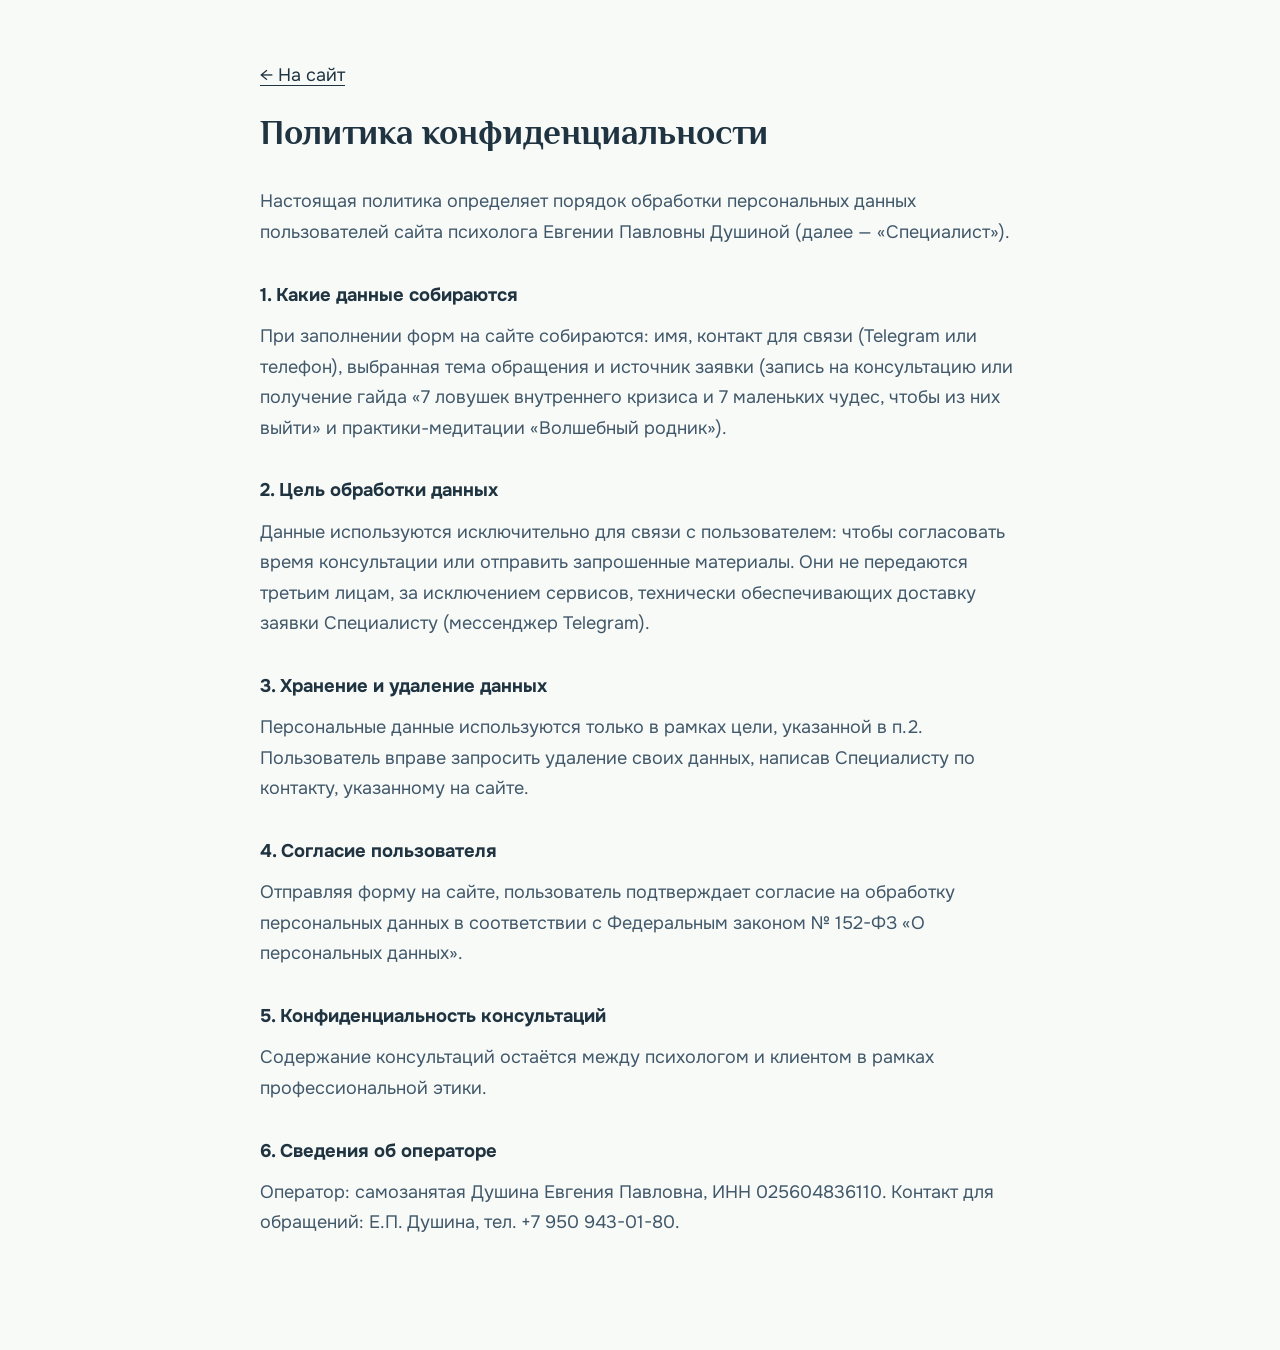
<file: privacy.html>
<!DOCTYPE html>
<html lang="ru">
<head>
<meta charset="UTF-8">
<meta name="viewport" content="width=device-width, initial-scale=1.0">
<title>Политика конфиденциальности — Евгения Душина, психолог</title>
<meta name="robots" content="noindex">
<link href="https://fonts.googleapis.com/css2?family=Onest:wght@400;600&family=Philosopher:wght@700&display=swap" rel="stylesheet">
<style>
  body { font-family: 'Onest', system-ui, sans-serif; max-width: 760px; margin: 0 auto; padding: 60px 24px 100px; color: #1F3340; line-height: 1.7; background: #F8FAF7; font-size: 18px; }
  h1 { font-family: 'Philosopher', Georgia, serif; font-size: 2.2rem; margin: 0 0 24px; }
  h2 { font-size: 1.15rem; margin: 32px 0 10px; }
  a { color: #1F3340; text-underline-offset: 4px; }
  p { margin: 0 0 12px; color: #41586A; }
</style>
</head>
<body>
  <p><a href="index.html">← На сайт</a></p>
  <h1>Политика конфиденциальности</h1>
  <p>Настоящая политика определяет порядок обработки персональных данных пользователей сайта психолога Евгении Павловны Душиной (далее — «Специалист»).</p>

  <h2>1. Какие данные собираются</h2>
  <p>При заполнении форм на сайте собираются: имя, контакт для связи (Telegram или телефон), выбранная тема обращения и источник заявки (запись на консультацию или получение гайда «7 ловушек внутреннего кризиса и 7 маленьких чудес, чтобы из них выйти» и практики-медитации «Волшебный родник»).</p>

  <h2>2. Цель обработки данных</h2>
  <p>Данные используются исключительно для связи с пользователем: чтобы согласовать время консультации или отправить запрошенные материалы. Они не передаются третьим лицам, за исключением сервисов, технически обеспечивающих доставку заявки Специалисту (мессенджер Telegram).</p>

  <h2>3. Хранение и удаление данных</h2>
  <p>Персональные данные используются только в рамках цели, указанной в п.2. Пользователь вправе запросить удаление своих данных, написав Специалисту по контакту, указанному на сайте.</p>

  <h2>4. Согласие пользователя</h2>
  <p>Отправляя форму на сайте, пользователь подтверждает согласие на обработку персональных данных в соответствии с Федеральным законом № 152-ФЗ «О персональных данных».</p>

  <h2>5. Конфиденциальность консультаций</h2>
  <p>Содержание консультаций остаётся между психологом и клиентом в рамках профессиональной этики.</p>

  <h2>6. Сведения об операторе</h2>
  <p>Оператор: самозанятая Душина Евгения Павловна, ИНН 025604836110. Контакт для обращений: Е.П. Душина, тел. +7 950 943-01-80.</p>
</body>
</html>
</file>
<file: styles.css>
/* Евгения Душина — психолог. Светлая тема: рассвет над Уралом. */
:root{
  --paper:#F8FAF7;
  --ink:#1F3340;
  --ink2:#41586A;
  --sun:#F2AE36;
  --sun-deep:#E39A1B;
  --sun-pale:#FBEBC6;
  --sky:#DCEAF2;
  --sky-soft:#EAF2F7;
  --sky-deep:#B8D3E3;
  --sage:#DDEADF;
  --sage-soft:#EAF3EC;
  --sage-deep:#B6D1C0;
  --blush:#F7E4DE;
  --white:#FFFFFF;
  --m:clamp(20px,4vw,56px);
  --f-display:'Philosopher',Georgia,'Times New Roman',serif;
  --f-text:'Onest',system-ui,-apple-system,'Segoe UI',sans-serif;
  --ease:cubic-bezier(.22,.8,.26,1);
}

*,*::before,*::after{box-sizing:border-box}
html{-webkit-text-size-adjust:100%;scroll-padding-top:80px}
body{margin:0;background:var(--paper);color:var(--ink);font-family:var(--f-text);font-size:18px;line-height:1.6;-webkit-font-smoothing:antialiased;overflow-x:hidden}
img,svg{display:block;max-width:100%}
h1,h2,h3,p,ul,ol,figure{margin:0}
ul,ol{padding:0;list-style:none}
a{color:inherit}
button,input,select{font:inherit;color:inherit}
::selection{background:var(--sun-pale);color:var(--ink)}
:focus-visible{outline:3px solid var(--ink);outline-offset:3px;border-radius:6px}

.wrap{width:100%;max-width:1440px;margin-inline:auto;padding-inline:var(--m)}
.section{padding-block:clamp(88px,11vw,180px)}

h1,h2,h3{font-family:var(--f-display);font-weight:700;letter-spacing:-.012em;text-wrap:balance}
h1{font-size:clamp(2.5rem,5.3vw,5.2rem);line-height:1.04}
h2{font-size:clamp(2rem,3.9vw,3.7rem);line-height:1.08}
h3{font-size:clamp(1.5rem,2.3vw,2.1rem);line-height:1.15}

/* ---------- words (heading reveal) ---------- */
.w{display:inline-block;overflow:hidden;vertical-align:top;padding-bottom:.16em;margin-bottom:-.16em}
.wi{display:inline-block}
.js [data-split] .wi{transform:translateY(112%);transition:transform .95s var(--ease);transition-delay:calc(var(--i,0) * 70ms)}
.js [data-split].in .wi{transform:none}

/* ---------- reveal ---------- */
.js [data-r]{opacity:0;transform:translateY(26px);transition:opacity .8s var(--ease),transform .9s var(--ease);transition-delay:calc(var(--d,0) * 1ms)}
.js [data-r].in{opacity:1;transform:none}

/* ---------- buttons & links ---------- */
.btn{display:inline-flex;align-items:center;justify-content:center;gap:10px;border:0;border-radius:999px;font-weight:600;line-height:1.2;text-decoration:none;cursor:pointer;transition:transform .3s var(--ease),background-color .2s}
.btn--sun{background:var(--sun);color:var(--ink)}
.btn--sun:hover{background:var(--sun-deep)}
.btn:active{transform:scale(.96)}
.btn--sm{padding:12px 22px;font-size:1rem}
.btn--lg{padding:20px 34px;font-size:1.08rem}
.btn[disabled]{opacity:.7;cursor:progress}
.link-soft{font-weight:500;text-decoration:underline;text-decoration-thickness:2px;text-underline-offset:6px;text-decoration-color:var(--sun-deep);transition:text-decoration-color .2s}
.link-soft:hover{text-decoration-color:var(--ink)}

/* ---------- header ---------- */
.header{position:fixed;inset:0 0 auto 0;z-index:50;height:72px;transition:background-color .3s}
.header.scrolled{background:var(--paper)}
.header__inner{display:flex;align-items:center;gap:24px;min-width:0;height:100%}
.logo{display:flex;align-items:center;gap:10px;flex-shrink:0;text-decoration:none;font-family:var(--f-display);font-weight:700;font-size:1.3rem}
.logo__suffix{font-family:var(--f-text);font-weight:400;font-size:1rem;color:var(--ink2)}
.logo__rays{transform-origin:17px 17px;animation:spin 40s linear infinite}
.nav{display:flex;gap:30px;margin-left:auto}
.nav a{position:relative;text-decoration:none;font-weight:500;white-space:nowrap;padding-block:6px}
.nav a::after{content:"";position:absolute;left:0;right:0;bottom:0;height:2px;background:var(--sun-deep);transform:scaleX(0);transform-origin:left;transition:transform .35s var(--ease)}
.nav a:hover::after{transform:scaleX(1)}
.header__cta{flex-shrink:0}
.burger{display:none;width:44px;height:44px;border:0;background:transparent;cursor:pointer;position:relative;flex-shrink:0}
.burger span{position:absolute;left:11px;right:11px;height:2px;background:var(--ink);border-radius:2px;transition:transform .3s var(--ease),opacity .2s}
.burger span:nth-child(1){top:15px}.burger span:nth-child(2){top:21px}.burger span:nth-child(3){top:27px}
.burger.is-open span:nth-child(1){transform:translateY(6px) rotate(45deg)}
.burger.is-open span:nth-child(2){opacity:0}
.burger.is-open span:nth-child(3){transform:translateY(-6px) rotate(-45deg)}

/* ---------- hero ---------- */
.hero{position:relative;overflow:hidden;background:var(--sky);padding-top:clamp(120px,13vw,170px);padding-bottom:clamp(150px,24vw,360px)}
.hero__grid{position:relative;z-index:2;display:grid;grid-template-columns:minmax(0,7fr) minmax(0,5fr);gap:clamp(32px,5vw,80px);align-items:center}
.hero__lead{margin-top:clamp(24px,2.6vw,36px);font-size:clamp(1.1rem,1.5vw,1.3rem);max-width:34em}
.hero__cta{display:flex;flex-wrap:wrap;align-items:center;gap:18px 30px;margin-top:clamp(28px,3vw,40px)}
.hero__facts{margin-top:28px;color:var(--ink2);max-width:36em}

.breath{display:flex;flex-direction:column;align-items:center;gap:20px}
.breath__stage{position:relative;width:min(100%,460px);aspect-ratio:1}
.breath__svg{width:100%;height:100%;overflow:visible}
.breath__rays{transform-box:view-box;transform-origin:50% 50%;animation:spin 90s linear infinite}
.breath__halo,.breath__core{transform-box:fill-box;transform-origin:center}
.breath__core{transform:scale(calc(1 + var(--b,0) * .28))}
.breath__halo--1{transform:scale(calc(1 + var(--b,0) * .2))}
.breath__halo--2{transform:scale(calc(1 + var(--b,0) * .14))}
.breath__halo--3{transform:scale(calc(1 + var(--b,0) * .08))}
.breath__label{position:absolute;inset:0;display:flex;flex-direction:column;align-items:center;justify-content:center;pointer-events:none;gap:2px}
.breath__word{font-family:var(--f-display);font-weight:700;font-size:clamp(1.8rem,3vw,2.5rem);line-height:1}
.breath__count{font-size:1.1rem;font-weight:600;color:var(--ink);font-variant-numeric:tabular-nums}
.breath__cap{text-align:center;max-width:26em;color:var(--ink2);font-size:1rem}

.land{position:absolute;left:0;right:0;bottom:-2px;width:100%;height:clamp(170px,26vw,390px);z-index:1;pointer-events:none}
.land__l{will-change:transform}

@keyframes spin{to{transform:rotate(360deg)}}

/* ---------- fears ---------- */
.fears__grid{display:grid;grid-template-columns:minmax(0,1fr) minmax(0,1fr);gap:clamp(36px,6vw,100px);align-items:start}
.fears__lead{margin-top:24px;max-width:30em}
.chips{display:flex;flex-wrap:wrap;gap:12px;margin-top:40px}
.chip{border:0;border-radius:999px;background:var(--sky);color:var(--ink);padding:13px 22px;font-size:1.05rem;font-weight:500;cursor:pointer;transition:background-color .25s,transform .35s var(--ease)}
.chip:hover{background:var(--sky-deep);transform:translateY(-2px)}
.chip:active{transform:scale(.96)}
.chip.is-active{background:var(--sun);font-weight:600}
.fears__right{position:sticky;top:104px}
.panel{background:var(--blush);border-radius:40px;padding:clamp(28px,4vw,60px);min-height:380px;display:flex;flex-direction:column;justify-content:center;gap:22px}
.panel__quote{font-family:var(--f-display);font-weight:700;font-size:clamp(1.9rem,3vw,2.8rem);line-height:1.1}
.panel__text{font-size:clamp(1.05rem,1.35vw,1.2rem);max-width:34em}
.panel__link{align-self:flex-start;font-weight:600;text-decoration:underline;text-decoration-thickness:2px;text-underline-offset:6px;text-decoration-color:var(--sun-deep)}
.panel__quote,.panel__text,.panel__link{transition:opacity .22s,transform .22s var(--ease)}
.panel.is-out .panel__quote,.panel.is-out .panel__text,.panel.is-out .panel__link{opacity:0;transform:translateY(10px)}

/* ---------- methods ---------- */
.methods{background:var(--sage)}
.methods__grid{display:grid;grid-template-columns:minmax(0,5fr) minmax(0,7fr);gap:clamp(36px,6vw,100px);align-items:start}
.methods__intro{position:sticky;top:104px}
.methods__intro p{margin-top:24px;max-width:28em}
.mlist{display:flex;flex-direction:column;gap:12px}
.mrow{background:var(--sage-soft);border-radius:30px;padding:clamp(24px,2.6vw,38px) clamp(24px,3vw,44px);transition:transform .45s var(--ease),background-color .3s,opacity .8s var(--ease)}
.mrow:hover{background:var(--white);transform:translateX(10px)}
.mrow h3{margin-bottom:10px}
.mrow p{max-width:36em}
.mrow--last{background:var(--sun-pale)}
.mrow--last:hover{background:var(--sun-pale);transform:translateX(10px)}

/* ---------- focus ---------- */
.focus__title{max-width:12em}
.focus__grid{display:grid;grid-template-columns:repeat(12,minmax(0,1fr));gap:16px;margin-top:clamp(40px,5vw,72px)}
.field{border-radius:40px;padding:clamp(28px,3.4vw,56px);display:flex;flex-direction:column;gap:16px}
.field h3{font-size:clamp(1.6rem,2.6vw,2.5rem)}
.field p{max-width:34em}
.field--a{grid-column:1 / span 7;grid-row:1 / span 2;background:var(--sun-pale);justify-content:space-between}
.field--a h3{font-size:clamp(2rem,3.6vw,3.4rem)}
.field--b{grid-column:8 / span 5;background:var(--sky)}
.field--c{grid-column:8 / span 5;background:var(--blush)}
.big-list{display:flex;flex-direction:column;gap:6px;margin-top:18px}
.big-list li{font-family:var(--f-display);font-weight:700;font-size:clamp(1.3rem,2.1vw,1.9rem);line-height:1.25}

/* ---------- about ---------- */
.about{background:var(--sky-soft)}
.about__grid{display:grid;grid-template-columns:minmax(0,5fr) minmax(0,7fr);gap:clamp(36px,7vw,120px);align-items:center}
.arch__frame{border-radius:999px 999px 28px 28px;overflow:hidden;aspect-ratio:3/4;background:var(--sky-deep)}
.arch__frame img{width:100%;height:100%;object-fit:cover;object-position:46% 58%;transform:scale(1.14) translateY(var(--ap,0px));filter:saturate(1.1) brightness(1.04)}
.arch figcaption{margin-top:14px;color:var(--ink2);font-size:1rem;text-align:center}
.about__lead{margin-top:28px;font-size:clamp(1.15rem,1.6vw,1.35rem);max-width:30em}
.about__text p+p{margin-top:18px;max-width:34em}
.edu{display:flex;flex-direction:column;gap:12px;margin-top:32px}
.edu li{background:var(--white);border-radius:24px;padding:20px 26px;max-width:38em}

/* ---------- path ---------- */
.path__lead{margin-top:24px;max-width:32em}
.path__wrap{position:relative;margin-top:clamp(40px,6vw,88px)}
.path__svg{position:absolute;left:0;top:0;width:100%;height:100%;overflow:visible;pointer-events:none;z-index:0}
.stops{position:relative;z-index:1;display:flex;flex-direction:column;gap:clamp(56px,8vw,110px)}
.stop{display:grid;grid-template-columns:minmax(0,1fr) 72px minmax(0,1fr);align-items:center}
.stop__dot{grid-column:2;grid-row:1;justify-self:center;width:38px;height:38px;border-radius:50%;background:var(--paper);border:9px solid var(--sky-deep);transition:background-color .4s,border-color .4s,transform .6s var(--ease)}
.stop.is-lit .stop__dot{background:var(--sun);border-color:var(--sun-deep);transform:scale(1.2)}
.stop__body{grid-row:1;max-width:25em}
.stop:nth-child(odd) .stop__body{grid-column:1;justify-self:end;text-align:right;padding-right:clamp(12px,3vw,48px)}
.stop:nth-child(even) .stop__body{grid-column:3;padding-left:clamp(12px,3vw,48px)}
.stop__body h3{margin-bottom:8px}

/* ---------- wonders ---------- */
.wonders{background:var(--sun-pale)}
.wonders__grid{display:grid;grid-template-columns:minmax(0,5fr) minmax(0,7fr);gap:clamp(36px,6vw,100px);align-items:start}
.stage{position:sticky;top:104px;height:calc(100svh - 150px);min-height:420px;display:flex;flex-direction:column;align-items:center;justify-content:center;gap:28px}
.stage__glyph{width:min(340px,78%);aspect-ratio:1}
.stage__glyph svg{width:100%;height:100%}
.stage__glyph.pop svg{animation:pop .7s var(--ease)}
.stage__title{font-family:var(--f-display);font-weight:700;font-size:clamp(1.8rem,2.8vw,2.7rem);line-height:1.1;text-align:center;max-width:12em;text-wrap:balance}
.stage__title.pop{animation:fadeup .6s var(--ease)}
@keyframes pop{from{transform:scale(.8) rotate(-6deg);opacity:0}to{transform:none;opacity:1}}
@keyframes fadeup{from{transform:translateY(14px);opacity:0}to{transform:none;opacity:1}}
.wonders__lead{margin-top:24px;max-width:32em}
.wlist{margin-top:clamp(32px,4vw,56px)}
.wonder{display:flex;align-items:center;gap:22px;min-height:34vh;padding-block:36px;opacity:.5;transition:opacity .5s}
.wonder.is-on{opacity:1}
.wonder .glyph{display:none;flex:none;width:72px;height:72px}
.wonder h3{margin-bottom:10px}
.wonder__if{font-weight:600;max-width:26em}
.wonder__q{margin-top:12px;color:var(--ink2);max-width:30em}
.gift{margin-top:clamp(40px,5vw,72px);background:var(--paper);border-radius:40px;padding:clamp(26px,3.6vw,52px)}
.gift h3{margin-bottom:22px}

/* ---------- forms ---------- */
.fgrid{display:grid;grid-template-columns:1fr 1fr;gap:16px}
.field-in{display:flex;flex-direction:column;gap:8px;margin-bottom:16px}
.field-in span{font-size:1rem;font-weight:500}
.field-in input[type=text],.field-in select{width:100%;border:0;border-radius:18px;background:var(--sky-soft);padding:17px 20px;font-size:1rem;min-height:56px;transition:background-color .2s,box-shadow .2s}
.contact .field-in input[type=text],.contact .field-in select{background:var(--paper)}
.field-in input:focus,.field-in select:focus{outline:3px solid var(--sun);outline-offset:0;background:var(--white)}
.agree{display:flex;align-items:flex-start;gap:12px;margin:6px 0 24px;font-size:1rem;color:var(--ink2);cursor:pointer}
.agree input{margin-top:5px;width:20px;height:20px;accent-color:var(--ink);flex:none}
.form-note{margin-top:16px;min-height:1.6em;font-weight:500}
.form-note.ok{color:#256B45}
.form-note.err{color:#A5341F}

/* ---------- price ---------- */
.plist{margin-top:clamp(36px,5vw,64px);display:flex;flex-direction:column;gap:14px}
.prow{display:grid;grid-template-columns:minmax(0,1fr) auto;align-items:center;gap:24px;background:var(--sky);border-radius:36px;padding:clamp(26px,3vw,44px) clamp(26px,3.6vw,56px);transition:transform .45s var(--ease),background-color .3s}
.prow:hover{transform:translateY(-4px) scale(1.008)}
.prow__body p{margin-top:8px;max-width:34em}
.prow__price{font-family:var(--f-display);font-weight:700;font-size:clamp(2.2rem,4.4vw,4rem);line-height:1;white-space:nowrap;font-variant-numeric:tabular-nums}
.prow__price a{text-decoration:underline;text-decoration-thickness:3px;text-underline-offset:8px;text-decoration-color:var(--sun-deep)}
.prow--best{background:var(--sun)}
.prow--free{background:var(--sage)}

/* ---------- faq ---------- */
.faq{background:var(--sage)}
.faq__grid{display:grid;grid-template-columns:minmax(0,5fr) minmax(0,7fr);gap:clamp(36px,6vw,100px);align-items:start}
.faq__grid h2{position:sticky;top:104px}
.faq details{background:var(--paper);border-radius:28px;margin-bottom:12px;transition:background-color .3s}
.faq details[open]{background:var(--white)}
.faq summary{list-style:none;cursor:pointer;display:flex;align-items:center;justify-content:space-between;gap:20px;padding:24px clamp(22px,3vw,36px);font-weight:600;font-size:clamp(1.1rem,1.5vw,1.3rem);line-height:1.35}
.faq summary::-webkit-details-marker{display:none}
.faq summary::after{content:"+";flex:none;display:grid;place-items:center;width:40px;height:40px;border-radius:50%;background:var(--sun-pale);font-size:1.6rem;font-weight:400;line-height:1;transition:transform .4s var(--ease),background-color .3s}
.faq details[open] summary::after{transform:rotate(45deg);background:var(--sun)}
.faq .ans{overflow:hidden}
.faq .ans p{padding:0 clamp(22px,3vw,36px) 28px;max-width:36em}

/* ---------- contact ---------- */
.contact{background:var(--blush)}
.contact__grid{display:grid;grid-template-columns:minmax(0,6fr) minmax(0,5fr);gap:clamp(36px,6vw,100px);align-items:start}
.contact__lead{margin:24px 0 36px;max-width:30em}
.map{border-radius:40px;overflow:hidden;aspect-ratio:4/5;background:var(--sky)}
.map iframe{width:100%;height:100%;border:0;display:block}
.contact__where{margin-top:18px;max-width:28em}

/* ---------- footer ---------- */
.footer{background:var(--sky);padding-block:clamp(56px,7vw,100px) 36px;overflow:hidden}
.footer__big{font-family:var(--f-display);font-weight:700;font-size:clamp(3rem,11.6vw,11rem);line-height:1;letter-spacing:-.02em;white-space:nowrap}
.footer__row{display:flex;flex-wrap:wrap;justify-content:space-between;gap:12px 40px;margin-top:clamp(28px,3vw,44px)}
.footer__tag{font-family:var(--f-display);font-weight:700;font-size:clamp(1.3rem,2vw,1.8rem)}
.footer__note{color:var(--ink2);max-width:28em}
.footer__row--small{margin-top:48px;font-size:1rem;color:var(--ink2)}
.footer a{text-underline-offset:4px}

/* ---------- v2 additions ---------- */
.hero__sub{margin-top:clamp(26px,3vw,42px);font-size:clamp(1.2rem,1.7vw,1.45rem);font-style:italic;font-weight:500;line-height:1.4;color:#8A5300;max-width:26em}
.hero__sub+.hero__lead{margin-top:10px}
.hero__lead--2{margin-top:14px}
.em{background:var(--sun-pale);border-radius:.2em;padding:0 .18em;box-decoration-break:clone;-webkit-box-decoration-break:clone}
.panel__text p+p{margin-top:12px}
.about__sub{margin-top:18px;font-size:clamp(1.1rem,1.5vw,1.3rem);font-style:italic;font-weight:500;color:#8A5300;max-width:30em}
.about__text .about__lead{margin-top:24px}
.about__h{margin-top:34px;margin-bottom:12px;font-size:clamp(1.4rem,2vw,1.8rem)}
.about__cta{margin-top:34px}
.arch__frame img{object-position:56% 30%}
.gift__alt{margin-top:22px;max-width:34em}
.gift__alt a{font-weight:600}
.price__note{margin-top:28px;max-width:34em;color:var(--ink2)}
.reviews{background:var(--paper)}
.reviews__head{display:flex;align-items:flex-end;justify-content:space-between;gap:24px}
.reviews__ctrl{display:flex;gap:10px}
.rbtn{width:56px;height:56px;border:0;border-radius:50%;background:var(--sun);color:var(--ink);font-size:1.5rem;cursor:pointer;transition:transform .3s var(--ease),background-color .2s}
.rbtn:hover{background:var(--sun-deep)}
.rbtn:active{transform:scale(.92)}
.rtrack{display:flex;gap:20px;margin-top:clamp(32px,4vw,56px);overflow-x:auto;scroll-snap-type:x mandatory;padding-bottom:12px;scrollbar-width:none}
.rtrack::-webkit-scrollbar{display:none}
.rev{flex:0 0 min(86%,520px);scroll-snap-align:start;background:var(--sage);border-radius:36px;padding:clamp(26px,3vw,44px);display:flex;flex-direction:column;justify-content:space-between;gap:24px;font-size:clamp(1.05rem,1.3vw,1.2rem)}
.rev:nth-child(2){background:var(--sky)}
.rev:nth-child(3){background:var(--blush)}
.rev__who{color:var(--ink2);font-size:1rem}
.contact__addr{margin-top:8px;max-width:30em;color:var(--ink2)}
.contact__addr a{font-weight:600;color:var(--ink)}
.msgrs{display:flex;flex-wrap:wrap;gap:10px;margin-top:22px}
.msgr{display:inline-flex;align-items:center;min-height:48px;padding:0 22px;border-radius:999px;background:var(--paper);font-weight:600;text-decoration:none;transition:background-color .2s,transform .3s var(--ease)}
.msgr:hover{background:var(--sun)}
.msgr:active{transform:scale(.95)}

/* ---------- responsive ---------- */
@media (max-width:1180px){.nav{gap:22px}.header__inner{gap:18px}}
@media (max-width:1100px){
  .nav{position:fixed;inset:72px 0 auto 0;flex-direction:column;gap:0;background:var(--paper);padding:12px var(--m) 28px;margin:0;transform:translateY(-8px);opacity:0;visibility:hidden;transition:opacity .25s,transform .35s var(--ease),visibility .25s}
  .nav.is-open{opacity:1;transform:none;visibility:visible}
  .nav a{padding:16px 0;font-size:1.2rem}
  .nav a::after{display:none}
  .burger{display:block;margin-left:auto}
  .header__cta{display:none}
  .header.menu-open{background:var(--paper)}
}
@media (max-width:900px){
  .hero__grid,.fears__grid,.methods__grid,.about__grid,.wonders__grid,.faq__grid,.contact__grid{grid-template-columns:1fr}
  .fears__right,.methods__intro,.faq__grid h2{position:static}
  .breath{margin-top:8px}
  .breath__stage{width:min(78vw,380px)}
  .field--a,.field--b,.field--c{grid-column:1 / -1;grid-row:auto}
  .arch{max-width:420px}
  .stage{display:none}
  .wonder{min-height:0;opacity:1;padding-block:26px}
  .wonder .glyph{display:block}
  .stop{grid-template-columns:44px minmax(0,1fr);align-items:start}
  .stop__dot{grid-column:1;justify-self:start;width:30px;height:30px;border-width:8px;margin-top:4px}
  .stop:nth-child(odd) .stop__body,.stop:nth-child(even) .stop__body{grid-column:2;justify-self:start;text-align:left;padding:0 0 0 8px}
  .prow{grid-template-columns:1fr;gap:12px}
  .fgrid{grid-template-columns:1fr;gap:0}
  .map{aspect-ratio:4/3}
}
@media (max-width:560px){
  .logo__suffix{display:none}
  .btn--lg{padding:18px 26px;width:100%}
  .hero__cta{flex-direction:column;align-items:stretch;text-align:center}
  .chip{font-size:1rem;padding:12px 18px}
  .panel{min-height:0;border-radius:32px}
}
@media (max-width:380px){body{font-size:17px}.logo__text{font-size:1.15rem}}

@media (prefers-reduced-motion:reduce){
  *,*::before,*::after{animation:none!important;transition-duration:.01ms!important;transition-delay:0ms!important}
  .js [data-r],.js [data-split] .wi{opacity:1;transform:none}
  .arch__frame img{transform:scale(1.04)}
}
</file>
